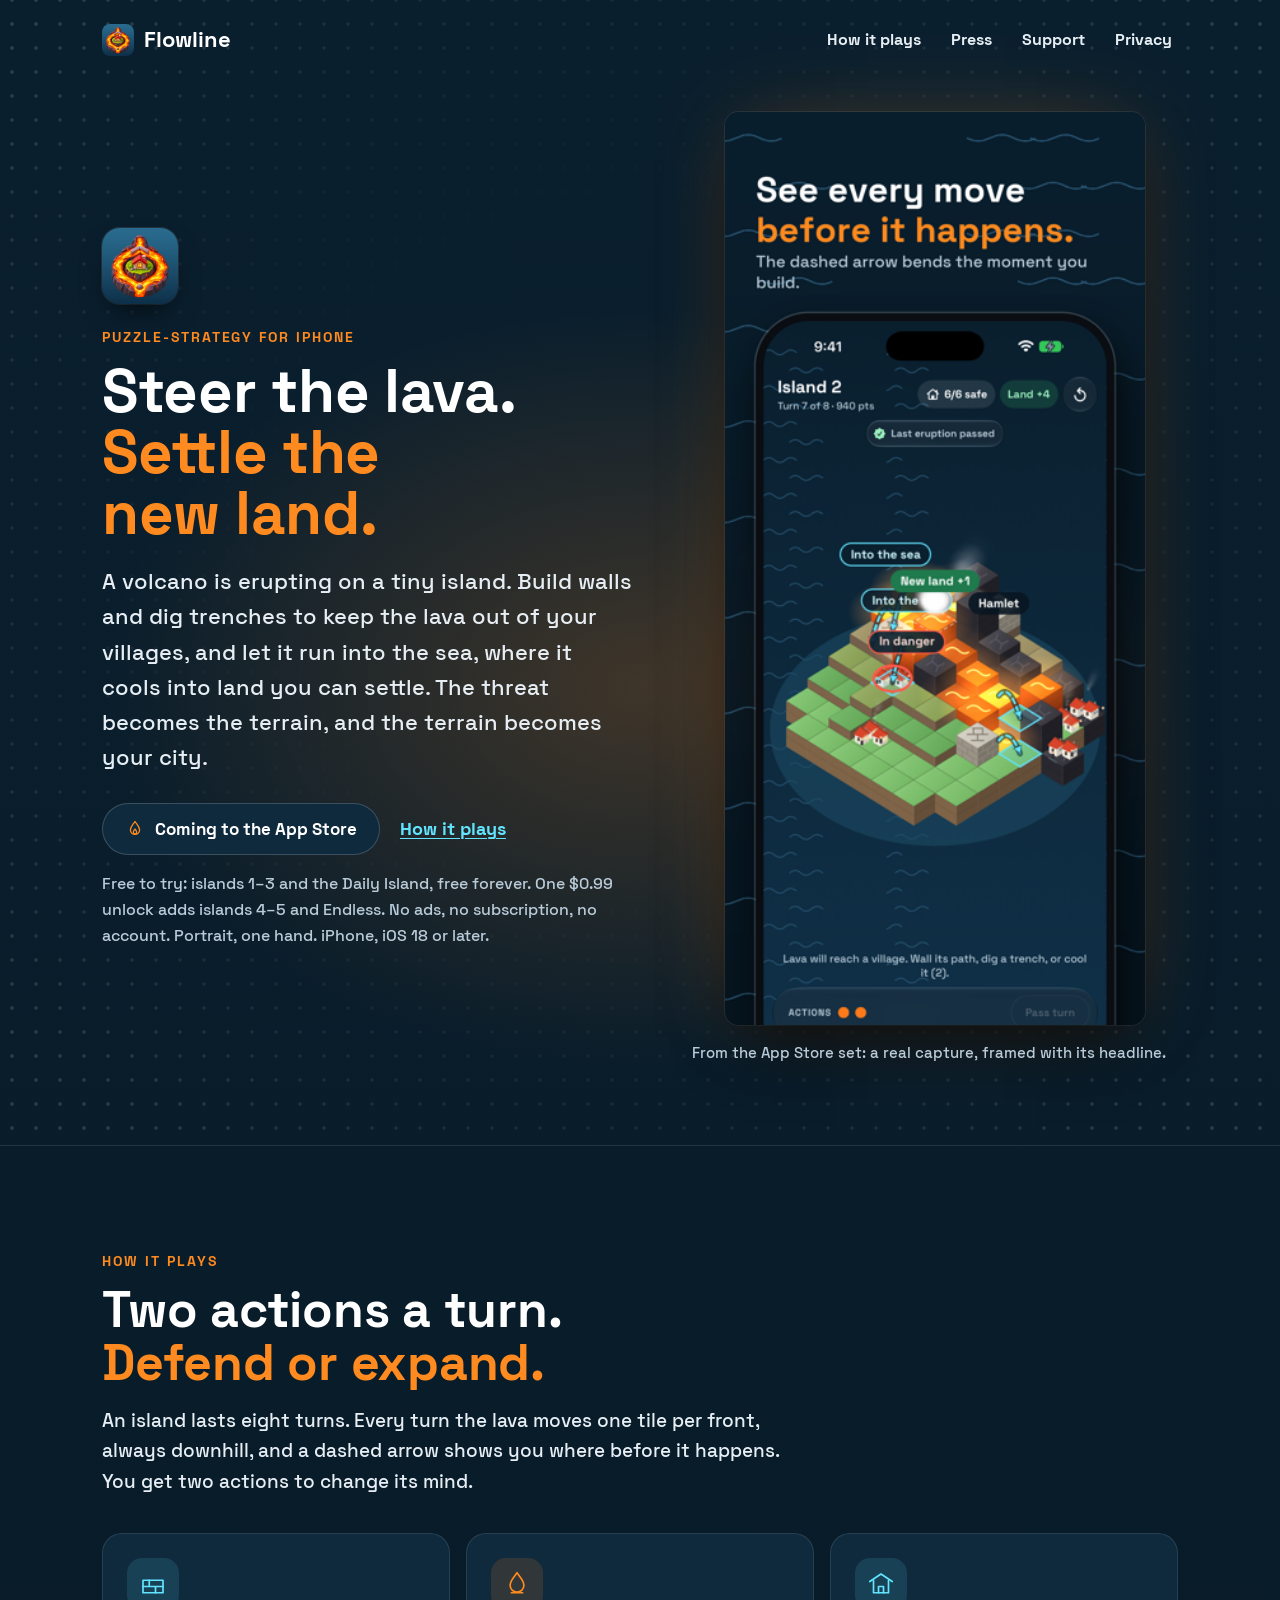
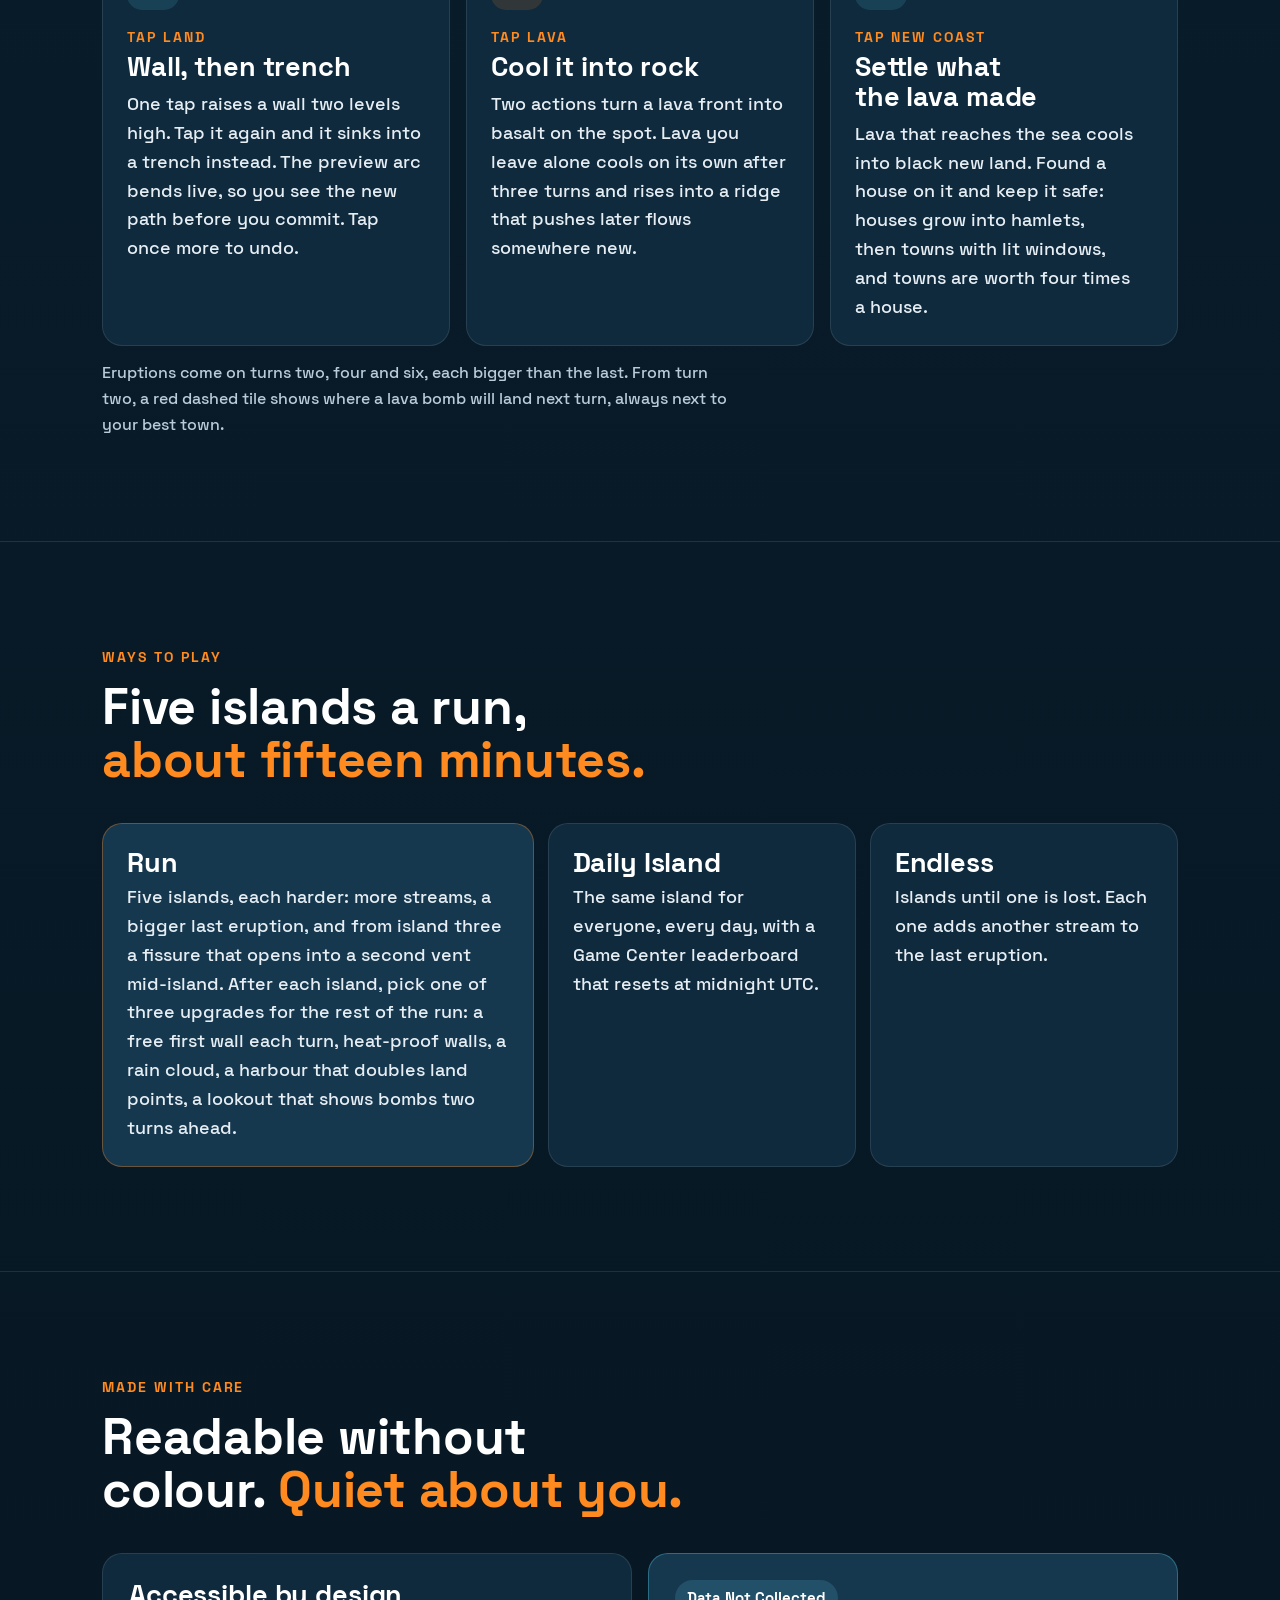
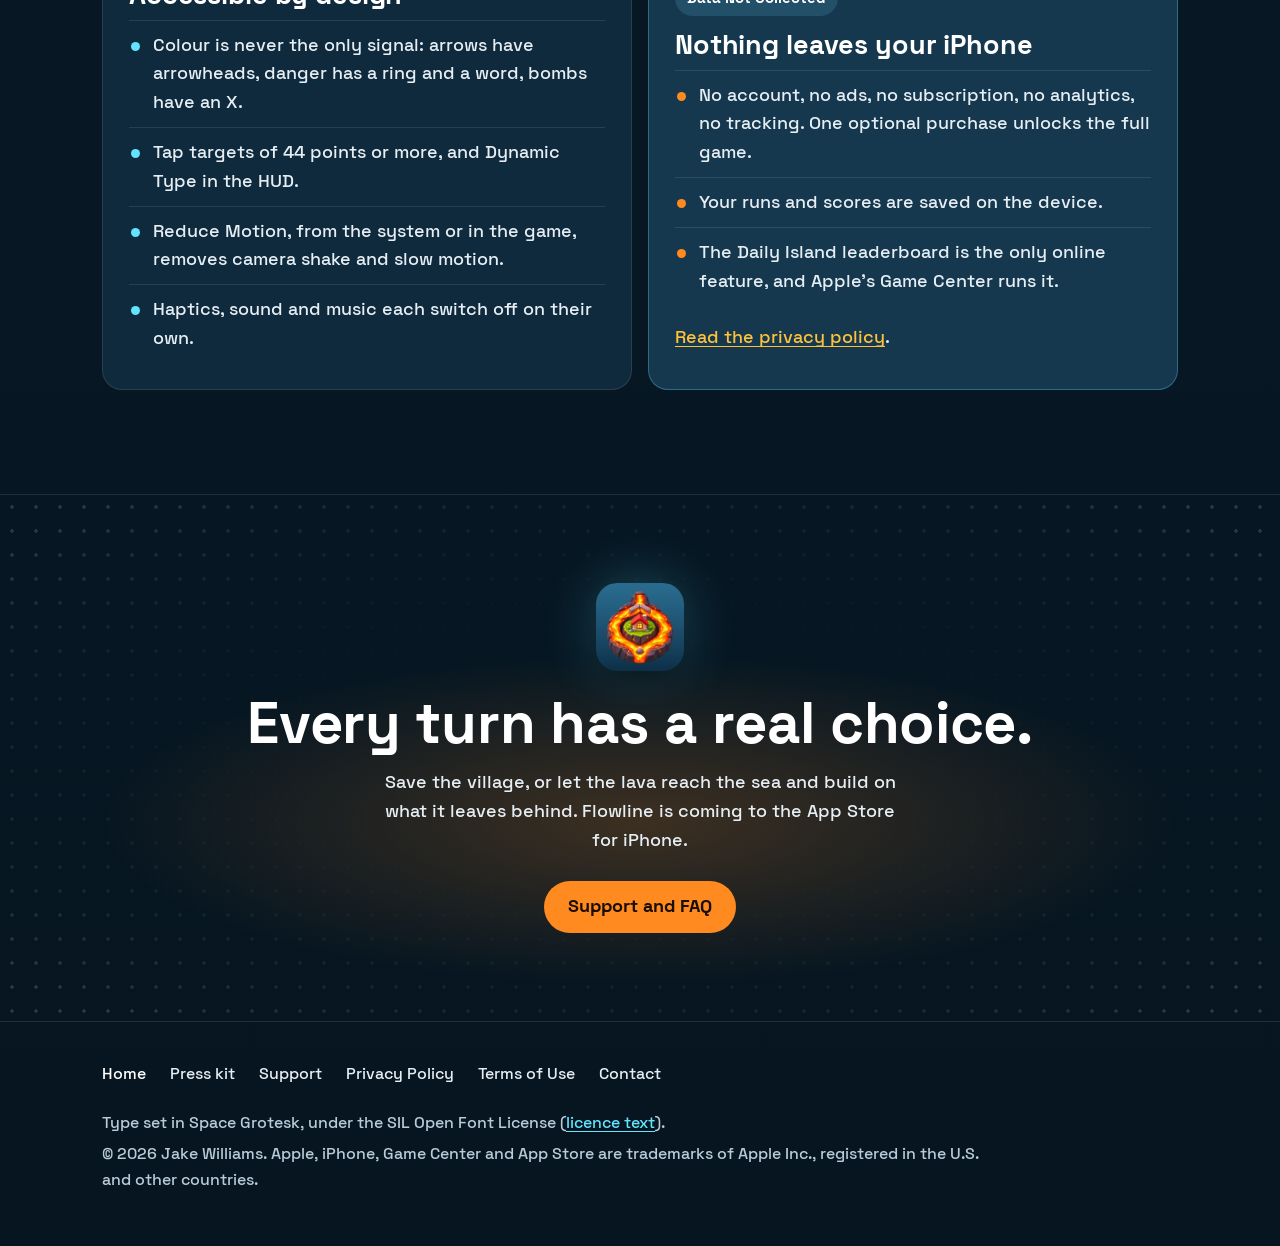
<file: index.html>
<!DOCTYPE html>
<html lang="en">
<head>
<meta charset="UTF-8">
<meta name="viewport" content="width=device-width, initial-scale=1">
<title>Flowline: Lava Island Puzzle for iPhone</title>
<meta name="description" content="Flowline is a premium puzzle-strategy game for iPhone. A volcano erupts on a tiny island: build walls, dig trenches and steer the lava away from your villages into the sea, where it cools into new land you can settle. Eight turns an island, five islands a run.">
<meta name="color-scheme" content="dark">
<meta name="theme-color" content="#0A1F2E">
<link rel="canonical" href="https://jakeintech.github.io/flowline-site/">
<link rel="icon" type="image/png" href="assets/img/favicon.png">
<link rel="apple-touch-icon" href="assets/img/apple-touch-icon.png">
<meta property="og:type" content="website">
<meta property="og:site_name" content="Flowline">
<meta property="og:title" content="Flowline: steer the lava, settle the new land">
<meta property="og:description" content="A premium puzzle-strategy game for iPhone. The threat becomes the terrain, and the terrain becomes your city.">
<meta property="og:url" content="https://jakeintech.github.io/flowline-site/">
<meta property="og:image" content="https://jakeintech.github.io/flowline-site/assets/img/og.png">
<meta property="og:image:width" content="1200">
<meta property="og:image:height" content="630">
<meta property="og:image:alt" content="Flowline. Steer the lava. Settle the new land. A puzzle-strategy game for iPhone.">
<meta name="twitter:card" content="summary_large_image">
<meta name="twitter:title" content="Flowline: steer the lava, settle the new land">
<meta name="twitter:description" content="A premium puzzle-strategy game for iPhone. The threat becomes the terrain, and the terrain becomes your city.">
<meta name="twitter:image" content="https://jakeintech.github.io/flowline-site/assets/img/og.png">
<link rel="preload" href="assets/fonts/SpaceGrotesk-Bold.ttf" as="font" type="font/ttf" crossorigin>
<link rel="preload" href="assets/fonts/SpaceGrotesk-Medium.ttf" as="font" type="font/ttf" crossorigin>
<link rel="stylesheet" href="assets/site.css">
<script type="application/ld+json">
{
  "@context": "https://schema.org",
  "@type": "VideoGame",
  "name": "Flowline: Lava Island Puzzle",
  "alternateName": "Flowline",
  "description": "A volcano is erupting on a tiny island. Steer the lava away from your villages and let it reach the sea, where it cools into new land you can settle. A premium puzzle-strategy game for iPhone: eight turns an island, five islands a run.",
  "genre": ["Puzzle", "Strategy"],
  "gamePlatform": ["iPhone"],
  "operatingSystem": "iOS 18 or later",
  "applicationCategory": "GameApplication",
  "playMode": ["SinglePlayer"],
  "url": "https://jakeintech.github.io/flowline-site/",
  "image": "https://jakeintech.github.io/flowline-site/assets/img/icon-512.png",
  "author": { "@type": "Person", "name": "Jake Williams" }
}
</script>
</head>
<body>
<a class="skip" href="#main">Skip to content</a>

<header class="wrap site-head">
  <a class="brand" href="./" aria-label="Flowline home">
    <img src="assets/img/icon-192.png" alt="" width="32" height="32">
    Flowline
  </a>
  <nav class="site-nav" aria-label="Site">
    <a href="#how">How it plays</a>
    <a href="press.html">Press</a>
    <a href="support.html">Support</a>
    <a href="privacy-policy.html">Privacy</a>
  </nav>
</header>

<main id="main">

<section class="hero stage" aria-labelledby="hero-title">
  <div class="wrap hero-grid">
    <div>
      <img class="hero-icon" src="assets/img/icon-192.png" width="76" height="76" alt="The Flowline app icon: a lava stream from a volcano split by a stone wall, flowing around a small grassy island with a lit red-roofed house, on a sea-blue ground.">
      <p class="tag">Puzzle-strategy for iPhone</p>
      <h1 id="hero-title"><span class="line">Steer the lava.</span> <span class="line">Settle the new land.</span></h1>
      <p class="lede">A volcano is erupting on a tiny island. Build walls and dig trenches to keep the lava out of your villages, and let it run into the sea, where it cools into land you can settle. The threat becomes the terrain, and the terrain becomes your city.</p>
      <div class="hero-cta">
        <span class="soon"><svg viewBox="0 0 48 48" fill="none" stroke="currentColor" stroke-width="3.2" stroke-linecap="round" stroke-linejoin="round" aria-hidden="true" focusable="false"><path d="M24 6c6 9 11 13 11 20a11 11 0 0 1-22 0c0-7 5-11 11-20Z"/><path d="M24 24c2 3 4 5 4 8a4 4 0 0 1-8 0c0-3 2-5 4-8Z"/></svg>Coming to the App Store</span>
        <a href="#how">How it plays</a>
      </div>
      <p class="fine">Free to try: islands 1–3 and the Daily Island, free forever. One $0.99 unlock adds islands 4–5 and Endless. No ads, no subscription, no account. Portrait, one hand. iPhone, iOS 18 or later.</p>
    </div>
    <figure class="art">
      <img src="assets/img/shot-island-1-717.png" srcset="assets/img/shot-island-1-717.png 717w, assets/img/shot-island-1-1434.png 1434w" sizes="(min-width: 1140px) 420px, (min-width: 960px) 40vw, 80vw" width="1170" height="2532" alt="App Store screenshot: See every move before it happens. The dashed arrow bends the moment you build. Below it, the island mid-eruption with In danger and Into the sea markers." style="max-width: 420px; margin: 0 auto;">
      <figcaption>From the App Store set: a real capture, framed with its headline.</figcaption>
    </figure>
  </div>
</section>

<section class="section" id="how" aria-labelledby="how-title">
  <div class="wrap">
    <p class="tag">How it plays</p>
    <h2 id="how-title">Two actions a turn. <span class="accent">Defend or expand.</span></h2>
    <p class="intro">An island lasts eight turns. Every turn the lava moves one tile per front, always downhill, and a dashed arrow shows you where before it happens. You get two actions to change its mind.</p>
    <ol class="steps">
      <li>
        <span class="ico"><svg viewBox="0 0 48 48" fill="none" stroke="currentColor" stroke-width="2.7" stroke-linecap="round" stroke-linejoin="round" aria-hidden="true" focusable="false"><path d="M8 18h32v20H8z"/><path d="M8 28h32M18 18v10M28 28v10"/></svg></span>
        <span class="n">Tap land</span>
        <h3>Wall, then trench</h3>
        <p>One tap raises a wall two levels high. Tap it again and it sinks into a trench instead. The preview arc bends live, so you see the new path before you commit. Tap once more to undo.</p>
      </li>
      <li>
        <span class="ico warm"><svg viewBox="0 0 48 48" fill="none" stroke="currentColor" stroke-width="2.7" stroke-linecap="round" stroke-linejoin="round" aria-hidden="true" focusable="false"><path d="M24 6c6 9 11 13 11 20a11 11 0 0 1-22 0c0-7 5-11 11-20Z"/><path d="M15 38h18"/></svg></span>
        <span class="n">Tap lava</span>
        <h3>Cool it into rock</h3>
        <p>Two actions turn a lava front into basalt on the spot. Lava you leave alone cools on its own after three turns and rises into a ridge that pushes later flows somewhere new.</p>
      </li>
      <li>
        <span class="ico"><svg viewBox="0 0 48 48" fill="none" stroke="currentColor" stroke-width="2.7" stroke-linecap="round" stroke-linejoin="round" aria-hidden="true" focusable="false"><path d="M6 20 24 8l18 12"/><path d="M12 18v20h24V18"/><path d="M20 38V28h8v10"/></svg></span>
        <span class="n">Tap new coast</span>
        <h3>Settle what the lava made</h3>
        <p>Lava that reaches the sea cools into black new land. Found a house on it and keep it safe: houses grow into hamlets, then towns with lit windows, and towns are worth four times a house.</p>
      </li>
    </ol>
    <p class="note">Eruptions come on turns two, four and six, each bigger than the last. From turn two, a red dashed tile shows where a lava bomb will land next turn, always next to your best town.</p>
  </div>
</section>

<section class="section" id="modes" aria-labelledby="modes-title">
  <div class="wrap">
    <p class="tag">Ways to play</p>
    <h2 id="modes-title">Five islands a run, <span class="accent">about fifteen minutes.</span></h2>
    <ul class="modes">
      <li class="lead">
        <h3>Run</h3>
        <p>Five islands, each harder: more streams, a bigger last eruption, and from island three a fissure that opens into a second vent mid-island. After each island, pick one of three upgrades for the rest of the run: a free first wall each turn, heat-proof walls, a rain cloud, a harbour that doubles land points, a lookout that shows bombs two turns ahead.</p>
      </li>
      <li>
        <h3>Daily Island</h3>
        <p>The same island for everyone, every day, with a Game Center leaderboard that resets at midnight UTC.</p>
      </li>
      <li>
        <h3>Endless</h3>
        <p>Islands until one is lost. Each one adds another stream to the last eruption.</p>
      </li>
    </ul>
  </div>
</section>

<section class="section" id="comfort" aria-labelledby="comfort-title">
  <div class="wrap">
    <p class="tag">Made with care</p>
    <h2 id="comfort-title">Readable without colour. <span class="accent">Quiet about you.</span></h2>
    <div class="split">
      <div class="panel">
        <h3>Accessible by design</h3>
        <ul>
          <li>Colour is never the only signal: arrows have arrowheads, danger has a ring and a word, bombs have an X.</li>
          <li>Tap targets of 44 points or more, and Dynamic Type in the HUD.</li>
          <li>Reduce Motion, from the system or in the game, removes camera shake and slow motion.</li>
          <li>Haptics, sound and music each switch off on their own.</li>
        </ul>
      </div>
      <div class="panel privacy">
        <span class="label">Data Not Collected</span>
        <h3>Nothing leaves your iPhone</h3>
        <ul>
          <li>No account, no ads, no subscription, no analytics, no tracking. One optional purchase unlocks the full game.</li>
          <li>Your runs and scores are saved on the device.</li>
          <li>The Daily Island leaderboard is the only online feature, and Apple's Game Center runs it.</li>
        </ul>
        <p><a href="privacy-policy.html">Read the privacy policy</a>.</p>
      </div>
    </div>
  </div>
</section>

<section class="closing stage" aria-labelledby="closing-title">
  <div class="wrap">
    <img src="assets/img/icon-192.png" width="88" height="88" alt="">
    <h2 id="closing-title">Every turn has a real choice.</h2>
    <p>Save the village, or let the lava reach the sea and build on what it leaves behind. Flowline is coming to the App Store for iPhone.</p>
    <div class="hero-cta">
      <a class="btn" href="support.html">Support and FAQ</a>
    </div>
  </div>
</section>

</main>

<footer class="site-foot">
  <div class="wrap">
    <nav aria-label="Footer">
      <a href="./" aria-current="page">Home</a>
      <a href="press.html">Press kit</a>
      <a href="support.html">Support</a>
      <a href="privacy-policy.html">Privacy Policy</a>
      <a href="terms-of-service.html">Terms of Use</a>
      <a href="mailto:info@jakeawilliams.com">Contact</a>
    </nav>
    <p>Type set in Space Grotesk, under the SIL Open Font License (<a href="assets/fonts/OFL-SpaceGrotesk.txt">licence text</a>).</p>
    <p>&copy; 2026 Jake Williams. Apple, iPhone, Game Center and App Store are trademarks of Apple Inc., registered in the U.S. and other countries.</p>
  </div>
</footer>
</body>
</html>
</file>
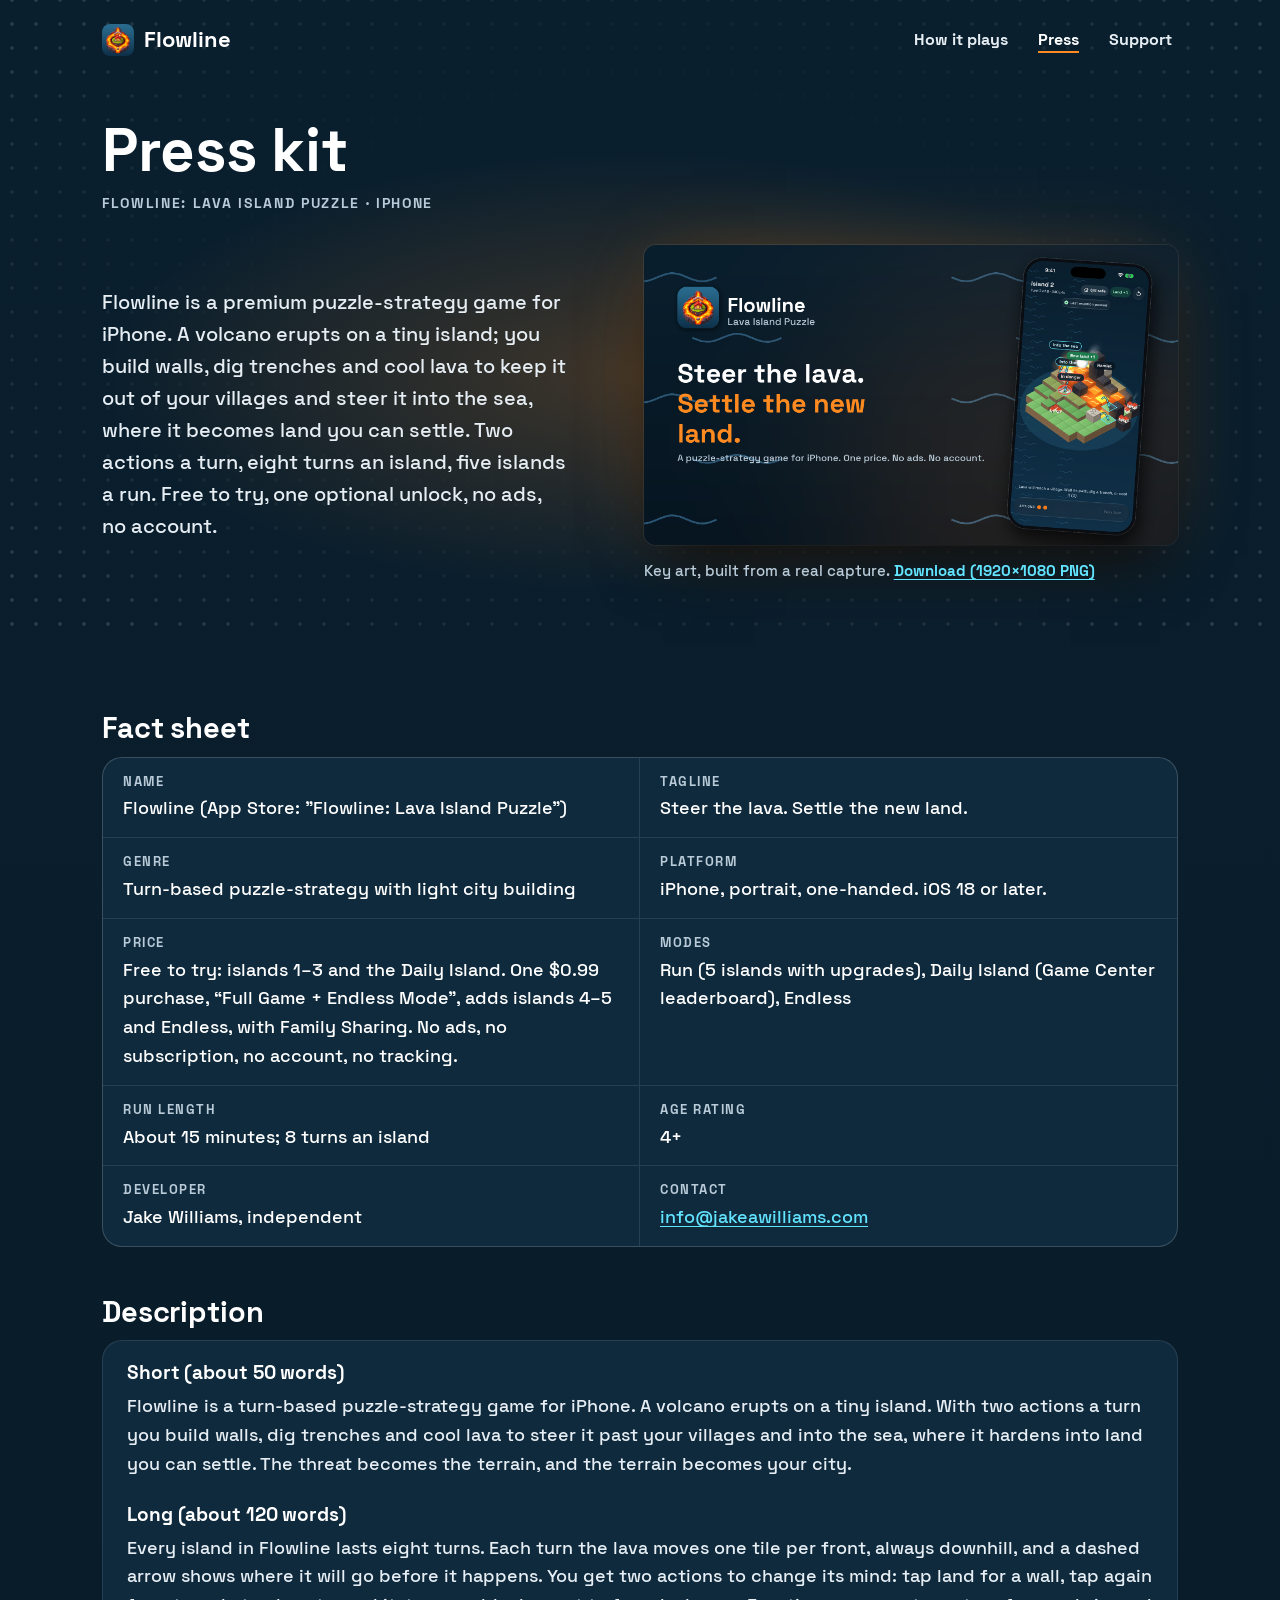
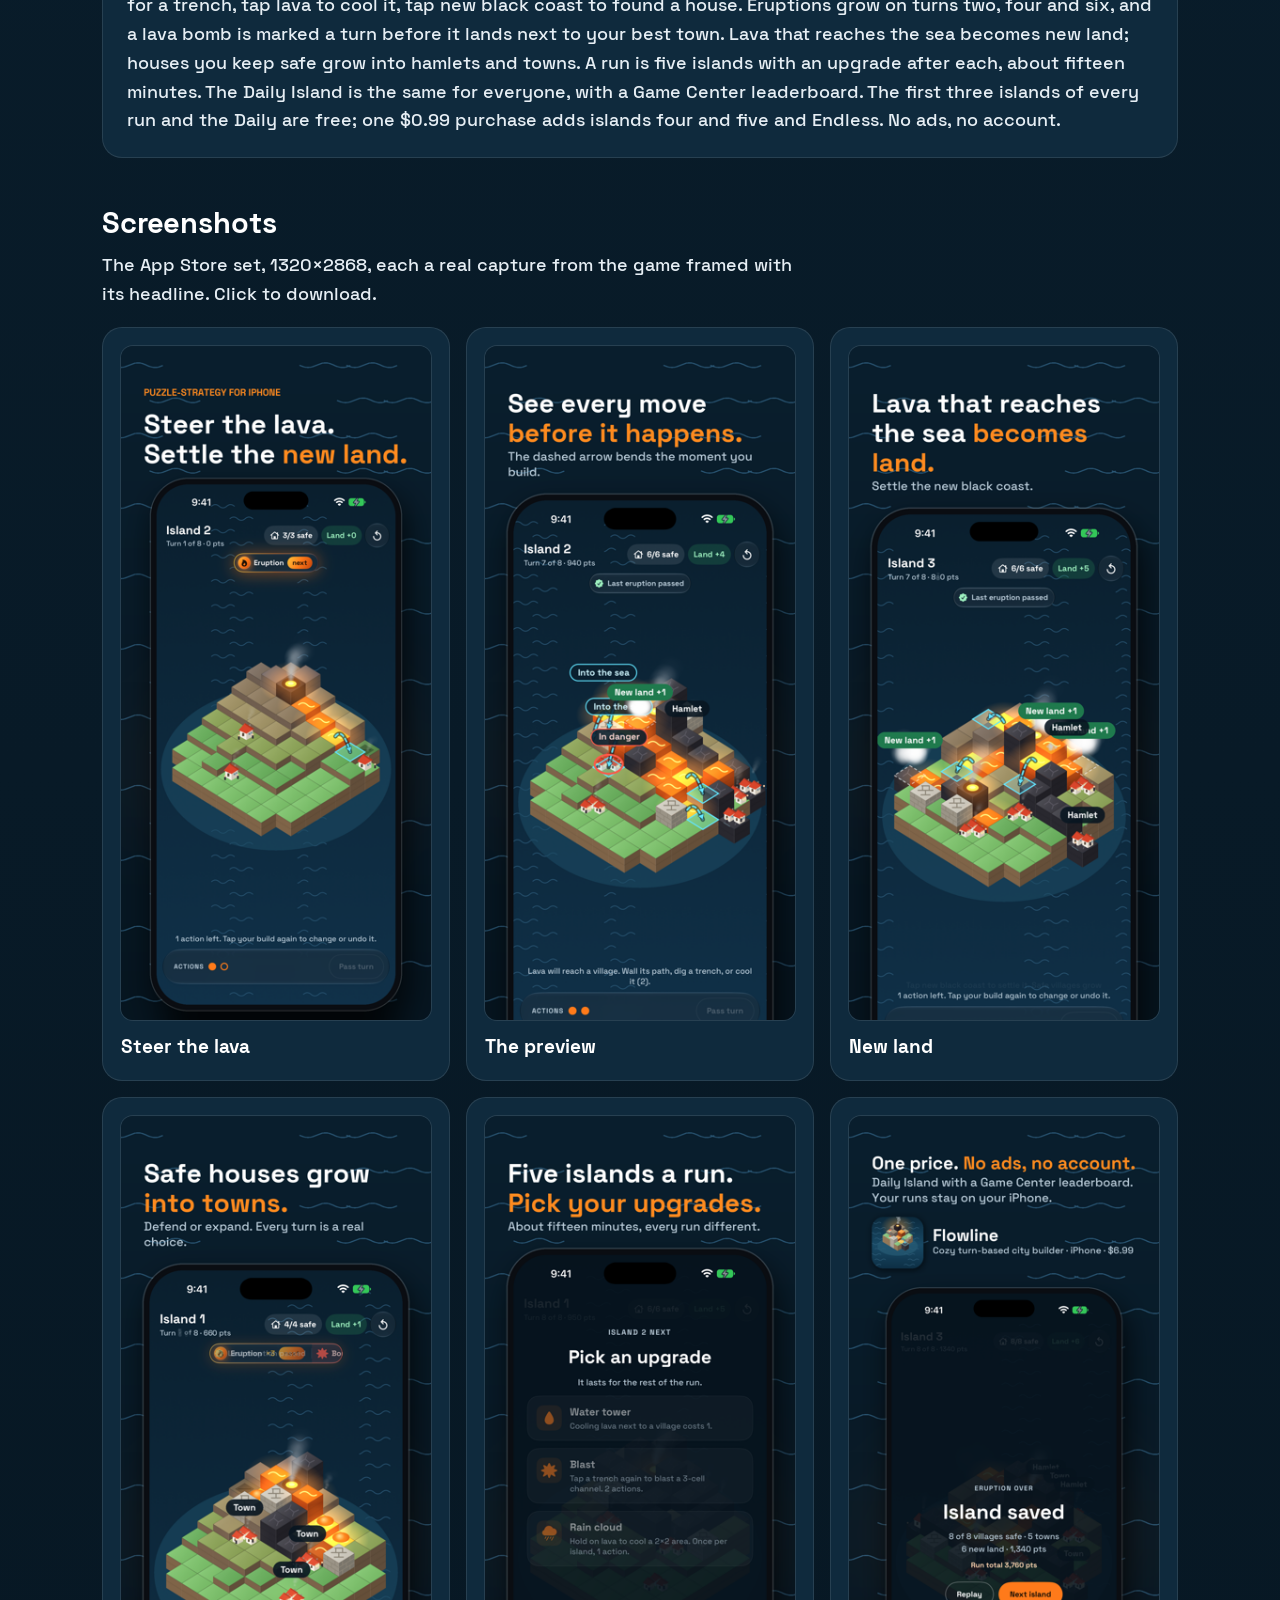
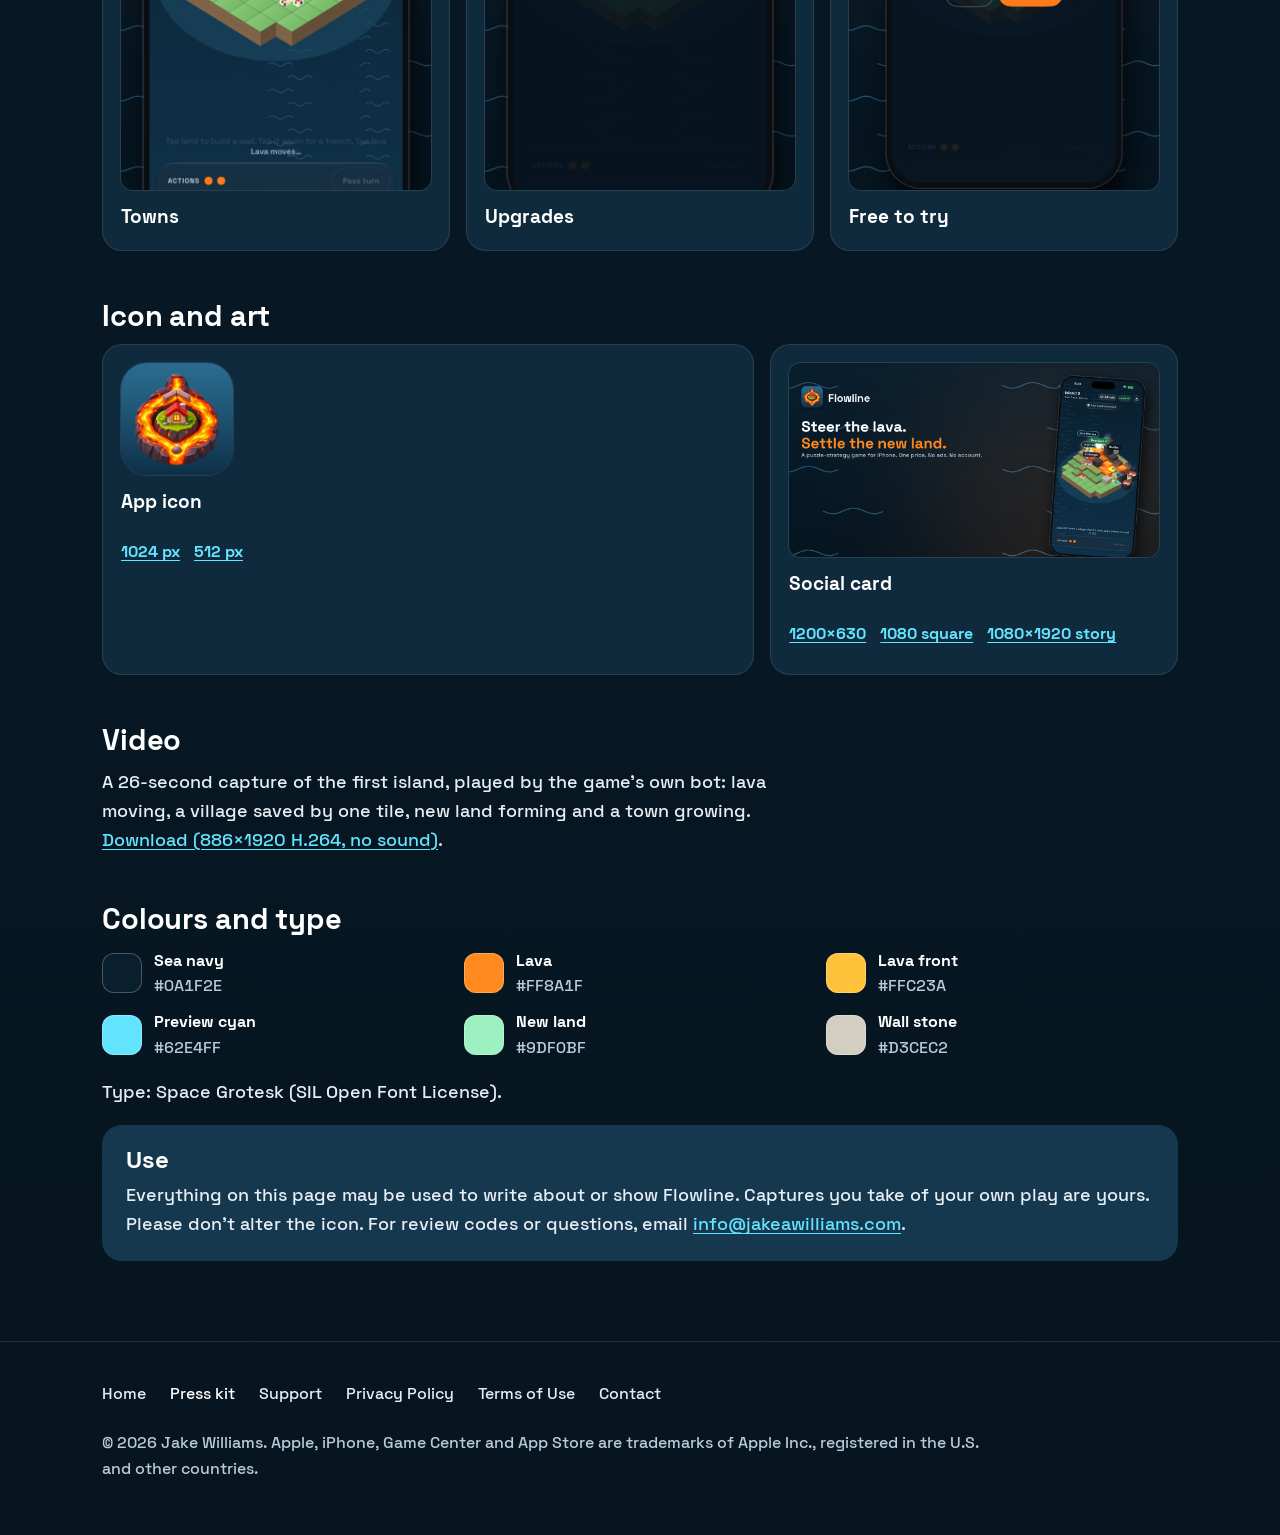
<file: press.html>
<!DOCTYPE html>
<html lang="en">
<head>
<meta charset="UTF-8">
<meta name="viewport" content="width=device-width, initial-scale=1">
<title>Flowline Press Kit</title>
<meta name="description" content="Press kit for Flowline: Lava Island Puzzle, a premium puzzle-strategy game for iPhone by Jake Williams. Fact sheet, description, icon, key art and screenshots.">
<meta name="color-scheme" content="dark">
<meta name="theme-color" content="#0A1F2E">
<link rel="canonical" href="https://jakeintech.github.io/flowline-site/press.html">
<link rel="icon" type="image/png" href="assets/img/favicon.png">
<link rel="apple-touch-icon" href="assets/img/apple-touch-icon.png">
<meta property="og:type" content="website">
<meta property="og:site_name" content="Flowline">
<meta property="og:title" content="Flowline Press Kit">
<meta property="og:description" content="Fact sheet, description, icon, key art and screenshots for Flowline: Lava Island Puzzle.">
<meta property="og:url" content="https://jakeintech.github.io/flowline-site/press.html">
<meta property="og:image" content="https://jakeintech.github.io/flowline-site/assets/img/og.png">
<meta name="twitter:card" content="summary_large_image">
<link rel="preload" href="assets/fonts/SpaceGrotesk-Bold.ttf" as="font" type="font/ttf" crossorigin>
<link rel="preload" href="assets/fonts/SpaceGrotesk-Medium.ttf" as="font" type="font/ttf" crossorigin>
<link rel="stylesheet" href="assets/site.css">
</head>
<body>
<a class="skip" href="#main">Skip to content</a>
<header class="wrap site-head">
  <a class="brand" href="./" aria-label="Flowline home">
    <img src="assets/img/icon-192.png" alt="" width="32" height="32">
    Flowline
  </a>
  <nav class="site-nav" aria-label="Site">
    <a href="./#how">How it plays</a>
    <a href="press.html" aria-current="page">Press</a>
    <a href="support.html">Support</a>
  </nav>
</header>
<main id="main">
<section class="press-top stage">
  <div class="doc wide">
    <h1>Press kit</h1>
    <p class="updated">Flowline: Lava Island Puzzle · iPhone</p>
    <div class="press-intro">
      <div>
        <p class="lede">Flowline is a premium puzzle-strategy game for iPhone. A volcano erupts on a tiny island; you build walls, dig trenches and cool lava to keep it out of your villages and steer it into the sea, where it becomes land you can settle. Two actions a turn, eight turns an island, five islands a run. Free to try, one optional unlock, no ads, no account.</p>
      </div>
      <figure class="key-art">
        <img src="assets/press/flowline-key-art-1920x1080.png" width="1920" height="1080" alt="Flowline key art: the words Steer the lava, Settle the new land beside an iPhone showing the island mid-eruption with a dashed arrow marking where the lava goes next.">
        <figcaption>Key art, built from a real capture. <a href="assets/press/flowline-key-art-1920x1080.png" download>Download (1920×1080 PNG)</a></figcaption>
      </figure>
    </div>
  </div>
</section>

<div class="doc wide">
<h2>Fact sheet</h2>
<dl class="facts">
  <div><dt>Name</dt><dd>Flowline (App Store: "Flowline: Lava Island Puzzle")</dd></div>
  <div><dt>Tagline</dt><dd>Steer the lava. Settle the new land.</dd></div>
  <div><dt>Genre</dt><dd>Turn-based puzzle-strategy with light city building</dd></div>
  <div><dt>Platform</dt><dd>iPhone, portrait, one-handed. iOS 18 or later.</dd></div>
  <div><dt>Price</dt><dd>Free to try: islands 1–3 and the Daily Island. One $0.99 purchase, “Full Game + Endless Mode”, adds islands 4–5 and Endless, with Family Sharing. No ads, no subscription, no account, no tracking.</dd></div>
  <div><dt>Modes</dt><dd>Run (5 islands with upgrades), Daily Island (Game Center leaderboard), Endless</dd></div>
  <div><dt>Run length</dt><dd>About 15 minutes; 8 turns an island</dd></div>
  <div><dt>Age rating</dt><dd>4+</dd></div>
  <div><dt>Developer</dt><dd>Jake Williams, independent</dd></div>
  <div><dt>Contact</dt><dd><a href="mailto:info@jakeawilliams.com">info@jakeawilliams.com</a></dd></div>
</dl>

<h2>Description</h2>
<div class="copy">
<h3>Short (about 50 words)</h3>
<p>Flowline is a turn-based puzzle-strategy game for iPhone. A volcano erupts on a tiny island. With two actions a turn you build walls, dig trenches and cool lava to steer it past your villages and into the sea, where it hardens into land you can settle. The threat becomes the terrain, and the terrain becomes your city.</p>
<h3>Long (about 120 words)</h3>
<p>Every island in Flowline lasts eight turns. Each turn the lava moves one tile per front, always downhill, and a dashed arrow shows where it will go before it happens. You get two actions to change its mind: tap land for a wall, tap again for a trench, tap lava to cool it, tap new black coast to found a house. Eruptions grow on turns two, four and six, and a lava bomb is marked a turn before it lands next to your best town. Lava that reaches the sea becomes new land; houses you keep safe grow into hamlets and towns. A run is five islands with an upgrade after each, about fifteen minutes. The Daily Island is the same for everyone, with a Game Center leaderboard. The first three islands of every run and the Daily are free; one $0.99 purchase adds islands four and five and Endless. No ads, no account.</p>
</div>

<h2>Screenshots</h2>
<p class="measure">The App Store set, 1320×2868, each a real capture from the game framed with its headline. Click to download.</p>
<ul class="downloads">
  <li><a href="assets/press/screenshots/01-poster.png"><img src="assets/press/screenshots/01-poster-thumb.png" width="330" height="717" alt="Steer the lava. Settle the new land."></a><b>Steer the lava</b></li>
  <li><a href="assets/press/screenshots/02-preview.png"><img src="assets/press/screenshots/02-preview-thumb.png" width="330" height="717" alt="See every move before it happens."></a><b>The preview</b></li>
  <li><a href="assets/press/screenshots/03-land.png"><img src="assets/press/screenshots/03-land-thumb.png" width="330" height="717" alt="Lava that reaches the sea becomes land."></a><b>New land</b></li>
  <li><a href="assets/press/screenshots/04-towns.png"><img src="assets/press/screenshots/04-towns-thumb.png" width="330" height="717" alt="Safe houses grow into towns."></a><b>Towns</b></li>
  <li><a href="assets/press/screenshots/05-upgrades.png"><img src="assets/press/screenshots/05-upgrades-thumb.png" width="330" height="717" alt="Five islands a run. Pick your upgrades."></a><b>Upgrades</b></li>
  <li><a href="assets/press/screenshots/06-closing.png"><img src="assets/press/screenshots/06-closing-thumb.png" width="330" height="717" alt="Free to try. No ads, no account."></a><b>Free to try</b></li>
</ul>

<h2>Icon and art</h2>
<ul class="downloads art-list">
  <li><img class="icon" src="assets/press/flowline-icon-1024.png" width="112" height="112" alt="The Flowline app icon"><b>App icon</b><ul class="files"><li><a href="assets/press/flowline-icon-1024.png" download>1024 px</a></li><li><a href="assets/img/icon-512.png" download>512 px</a></li></ul></li>
  <li><img src="assets/press/flowline-social-1200x630.png" width="1200" height="630" alt="Link preview card: Flowline, Steer the lava, Settle the new land."><b>Social card</b><ul class="files"><li><a href="assets/press/flowline-social-1200x630.png" download>1200×630</a></li><li><a href="assets/press/flowline-square-1080.png" download>1080 square</a></li><li><a href="assets/press/flowline-story-1080x1920.png" download>1080×1920 story</a></li></ul></li>
</ul>

<h2>Video</h2>
<p class="measure">A 26-second capture of the first island, played by the game's own bot: lava moving, a village saved by one tile, new land forming and a town growing. <a href="assets/press/flowline-preview-886x1920.mp4" download>Download (886×1920 H.264, no sound)</a>.</p>

<h2>Colours and type</h2>
<ul class="swatches">
  <li><i style="background:#0A1F2E"></i><span><b>Sea navy</b>#0A1F2E</span></li>
  <li><i style="background:#FF8A1F"></i><span><b>Lava</b>#FF8A1F</span></li>
  <li><i style="background:#FFC23A"></i><span><b>Lava front</b>#FFC23A</span></li>
  <li><i style="background:#62E4FF"></i><span><b>Preview cyan</b>#62E4FF</span></li>
  <li><i style="background:#9DF0BF"></i><span><b>New land</b>#9DF0BF</span></li>
  <li><i style="background:#D3CEC2"></i><span><b>Wall stone</b>#D3CEC2</span></li>
</ul>
<p class="measure">Type: Space Grotesk (SIL Open Font License).</p>

<div class="callout">
  <h3>Use</h3>
  <p>Everything on this page may be used to write about or show Flowline. Captures you take of your own play are yours. Please don't alter the icon. For review codes or questions, email <a href="mailto:info@jakeawilliams.com">info@jakeawilliams.com</a>.</p>
</div>
</div>
</main>
<footer class="site-foot">
  <div class="wrap">
    <nav aria-label="Footer">
      <a href="./">Home</a>
      <a href="press.html" aria-current="page">Press kit</a>
      <a href="support.html">Support</a>
      <a href="privacy-policy.html">Privacy Policy</a>
      <a href="terms-of-service.html">Terms of Use</a>
      <a href="mailto:info@jakeawilliams.com">Contact</a>
    </nav>
    <p>&copy; 2026 Jake Williams. Apple, iPhone, Game Center and App Store are trademarks of Apple Inc., registered in the U.S. and other countries.</p>
  </div>
</footer>
</body>
</html>
</file>
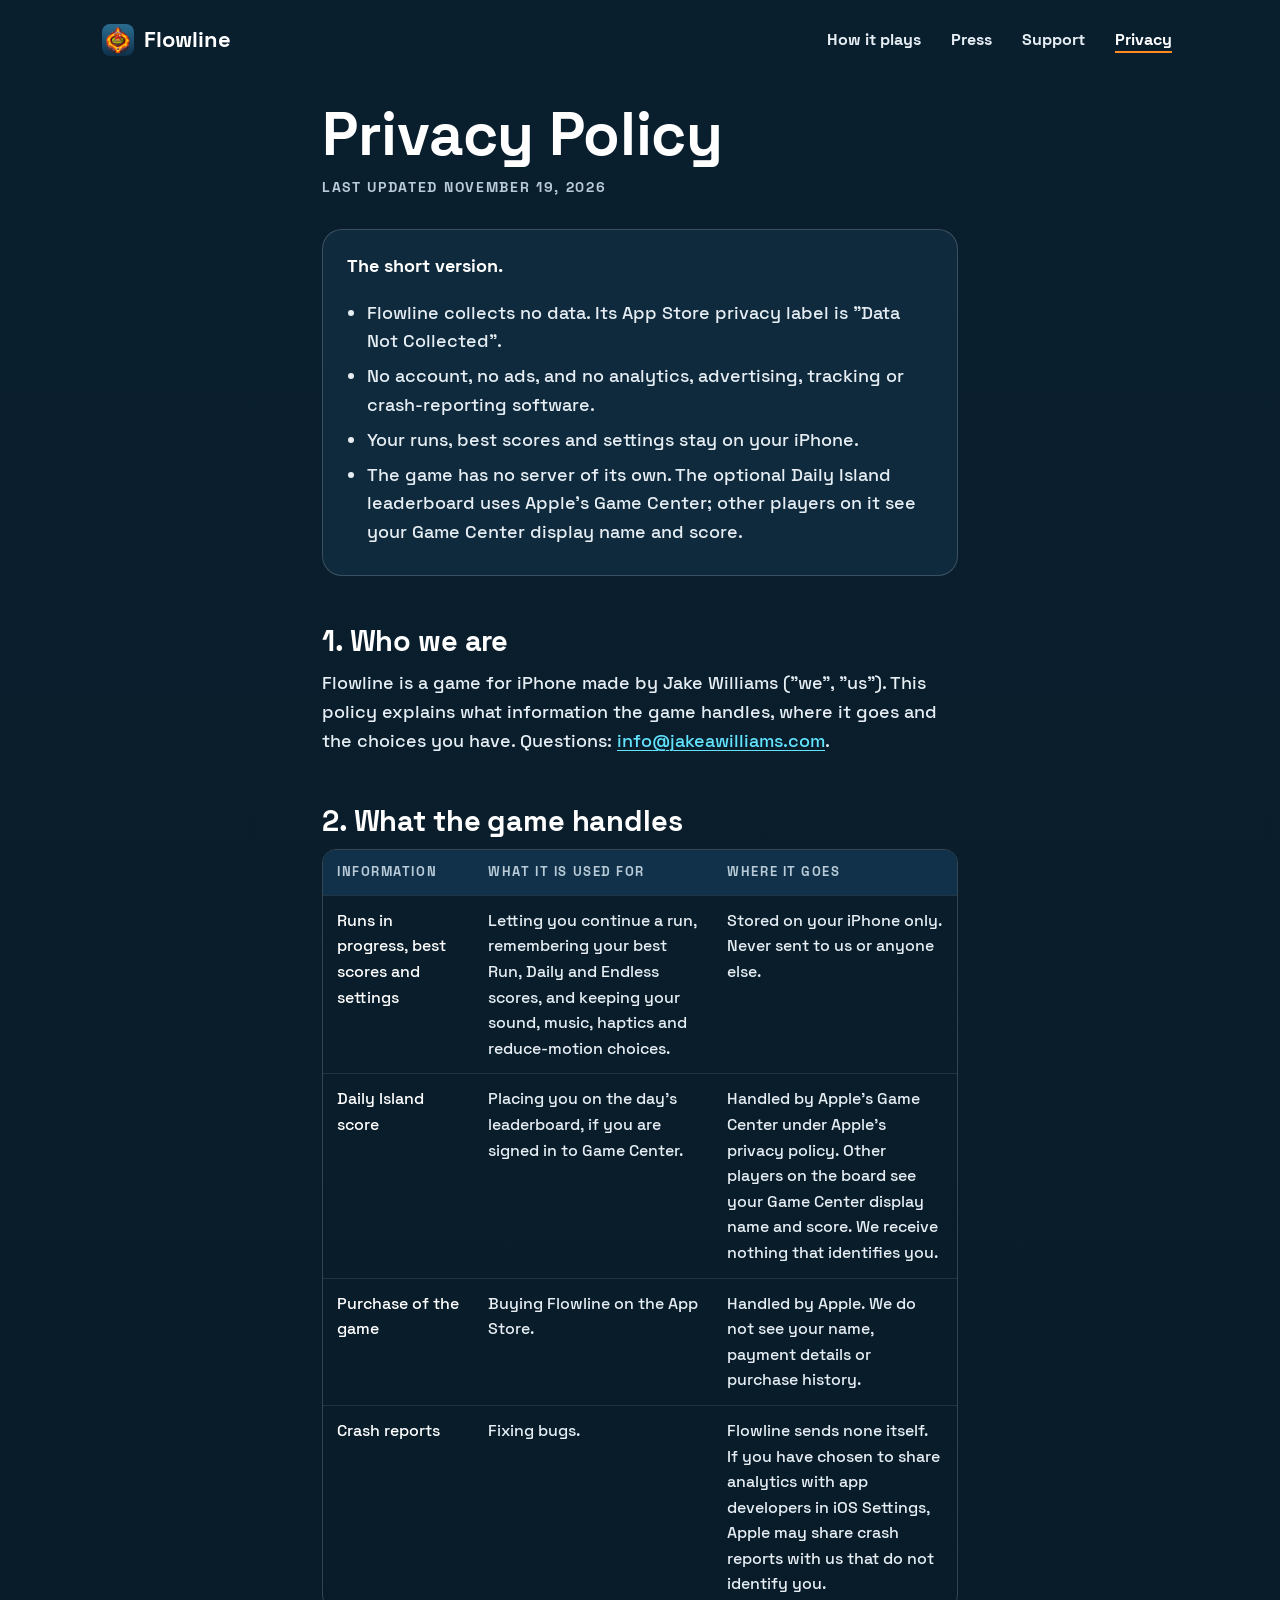
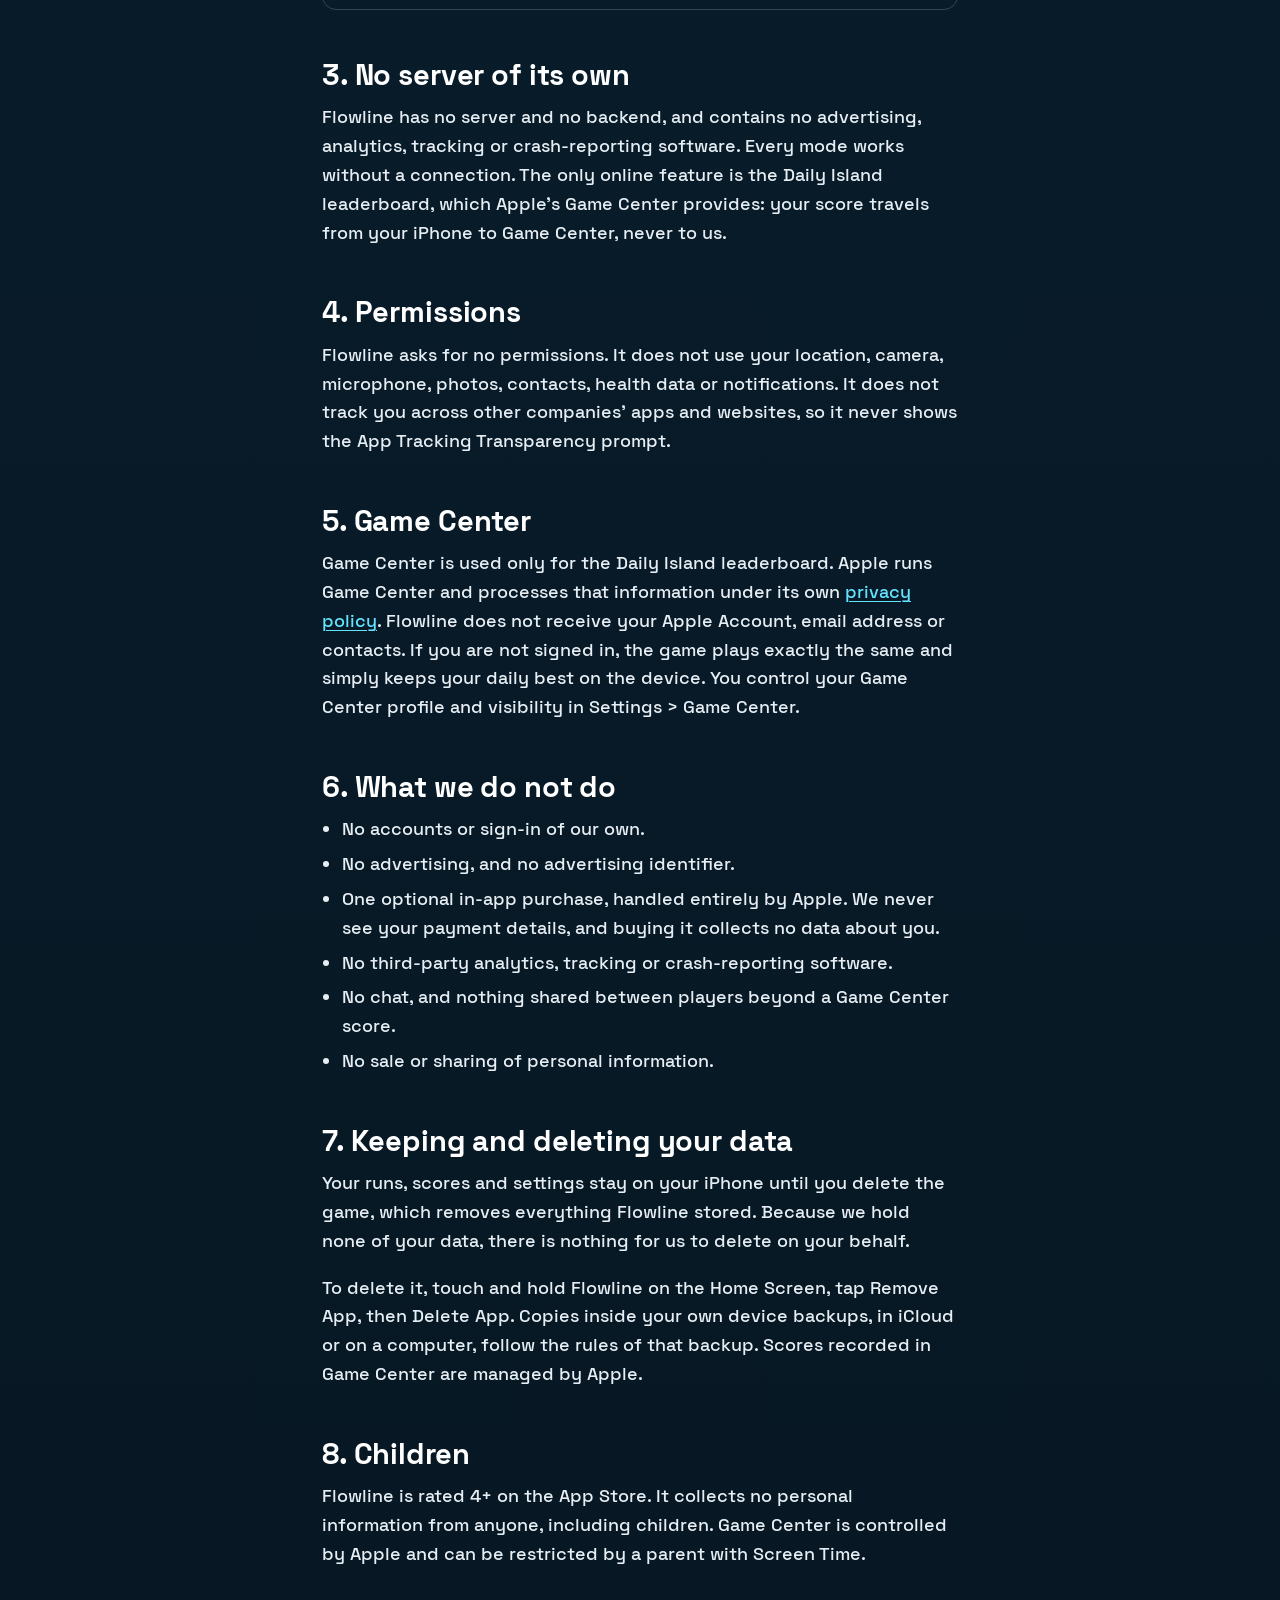
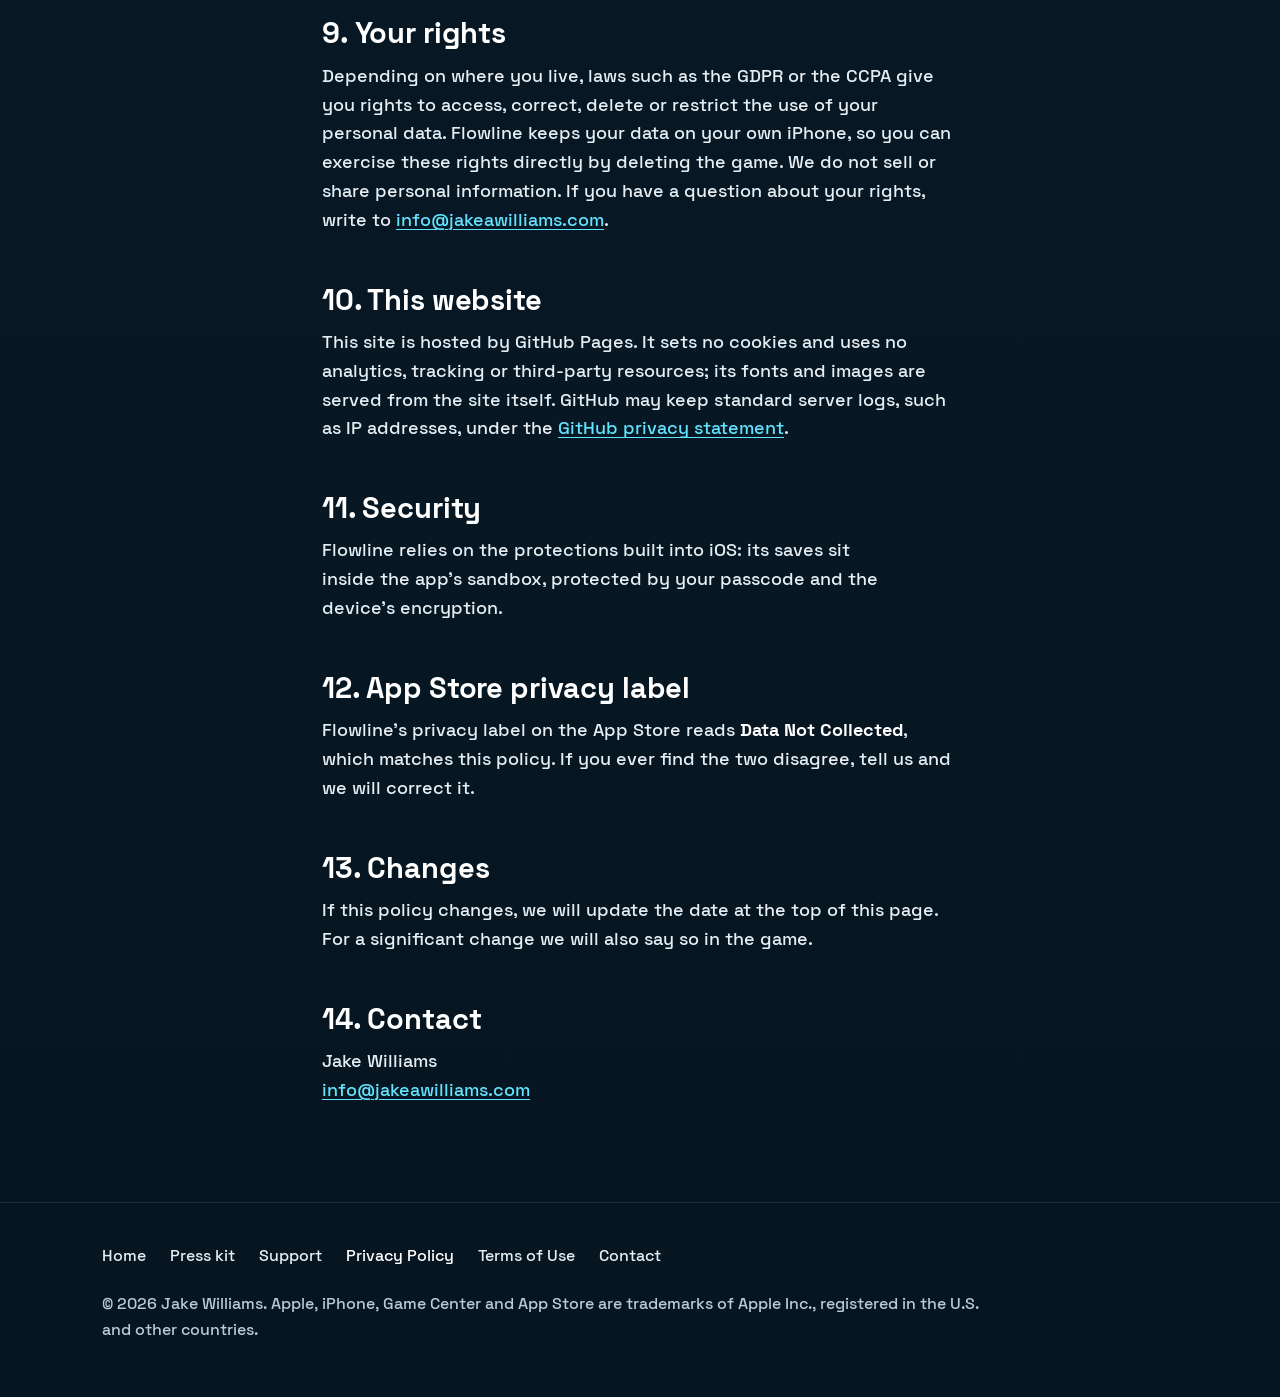
<file: privacy-policy.html>
<!DOCTYPE html>
<html lang="en">
<head>
<meta charset="UTF-8">
<meta name="viewport" content="width=device-width, initial-scale=1">
<title>Flowline Privacy Policy</title>
<meta name="description" content="Flowline collects no data. No account, no ads, no analytics and no tracking. Your runs stay on your iPhone; the Daily Island leaderboard runs through Apple's Game Center.">
<meta name="color-scheme" content="dark">
<meta name="theme-color" content="#0A1F2E">
<link rel="canonical" href="https://jakeintech.github.io/flowline-site/privacy-policy.html">
<link rel="icon" type="image/png" href="assets/img/favicon.png">
<link rel="apple-touch-icon" href="assets/img/apple-touch-icon.png">
<meta property="og:type" content="website">
<meta property="og:site_name" content="Flowline">
<meta property="og:title" content="Flowline Privacy Policy">
<meta property="og:description" content="Flowline collects no data. No account, no ads, no analytics and no tracking. Your runs stay on your iPhone.">
<meta property="og:url" content="https://jakeintech.github.io/flowline-site/privacy-policy.html">
<meta property="og:image" content="https://jakeintech.github.io/flowline-site/assets/img/og.png">
<meta property="og:image:width" content="1200">
<meta property="og:image:height" content="630">
<meta property="og:image:alt" content="Flowline. Steer the lava. Settle the new land. A puzzle-strategy game for iPhone.">
<meta name="twitter:card" content="summary_large_image">
<meta name="twitter:title" content="Flowline Privacy Policy">
<meta name="twitter:description" content="Flowline collects no data. Your runs stay on your iPhone.">
<meta name="twitter:image" content="https://jakeintech.github.io/flowline-site/assets/img/og.png">
<link rel="preload" href="assets/fonts/SpaceGrotesk-Bold.ttf" as="font" type="font/ttf" crossorigin>
<link rel="preload" href="assets/fonts/SpaceGrotesk-Medium.ttf" as="font" type="font/ttf" crossorigin>
<link rel="stylesheet" href="assets/site.css">
</head>
<body>
<a class="skip" href="#main">Skip to content</a>
<header class="wrap site-head">
  <a class="brand" href="./" aria-label="Flowline home">
    <img src="assets/img/icon-192.png" alt="" width="32" height="32">
    Flowline
  </a>
  <nav class="site-nav" aria-label="Site">
    <a href="./#how">How it plays</a>
    <a href="press.html">Press</a>
    <a href="support.html">Support</a>
    <a href="privacy-policy.html" aria-current="page">Privacy</a>
  </nav>
</header>
<main id="main" class="doc">
<h1>Privacy Policy</h1>
<p class="updated">Last updated November 19, 2026</p>

<div class="summary">
<p><strong>The short version.</strong></p>
<ul>
<li>Flowline collects no data. Its App Store privacy label is "Data Not Collected".</li>
<li>No account, no ads, and no analytics, advertising, tracking or crash-reporting software.</li>
<li>Your runs, best scores and settings stay on your iPhone.</li>
<li>The game has no server of its own. The optional Daily Island leaderboard uses Apple's Game Center; other players on it see your Game Center display name and score.</li>
</ul>
</div>

<h2>1. Who we are</h2>
<p>Flowline is a game for iPhone made by Jake Williams ("we", "us"). This policy explains what information the game handles, where it goes and the choices you have. Questions: <a href="mailto:info@jakeawilliams.com">info@jakeawilliams.com</a>.</p>

<h2>2. What the game handles</h2>
<div class="table-wrap"><table>
<thead><tr><th>Information</th><th>What it is used for</th><th>Where it goes</th></tr></thead>
<tbody>
<tr><td data-label="Information">Runs in progress, best scores and settings</td><td data-label="What it is used for">Letting you continue a run, remembering your best Run, Daily and Endless scores, and keeping your sound, music, haptics and reduce-motion choices.</td><td data-label="Where it goes">Stored on your iPhone only. Never sent to us or anyone else.</td></tr>
<tr><td data-label="Information">Daily Island score</td><td data-label="What it is used for">Placing you on the day's leaderboard, if you are signed in to Game Center.</td><td data-label="Where it goes">Handled by Apple's Game Center under Apple's privacy policy. Other players on the board see your Game Center display name and score. We receive nothing that identifies you.</td></tr>
<tr><td data-label="Information">Purchase of the game</td><td data-label="What it is used for">Buying Flowline on the App Store.</td><td data-label="Where it goes">Handled by Apple. We do not see your name, payment details or purchase history.</td></tr>
<tr><td data-label="Information">Crash reports</td><td data-label="What it is used for">Fixing bugs.</td><td data-label="Where it goes">Flowline sends none itself. If you have chosen to share analytics with app developers in iOS Settings, Apple may share crash reports with us that do not identify you.</td></tr>
</tbody></table></div>

<h2>3. No server of its own</h2>
<p>Flowline has no server and no backend, and contains no advertising, analytics, tracking or crash-reporting software. Every mode works without a connection. The only online feature is the Daily Island leaderboard, which Apple's Game Center provides: your score travels from your iPhone to Game Center, never to us.</p>

<h2>4. Permissions</h2>
<p>Flowline asks for no permissions. It does not use your location, camera, microphone, photos, contacts, health data or notifications. It does not track you across other companies' apps and websites, so it never shows the App Tracking Transparency prompt.</p>

<h2>5. Game Center</h2>
<p>Game Center is used only for the Daily Island leaderboard. Apple runs Game Center and processes that information under its own <a href="https://www.apple.com/legal/privacy/">privacy policy</a>. Flowline does not receive your Apple Account, email address or contacts. If you are not signed in, the game plays exactly the same and simply keeps your daily best on the device. You control your Game Center profile and visibility in Settings &gt; Game Center.</p>

<h2>6. What we do not do</h2>
<ul>
<li>No accounts or sign-in of our own.</li>
<li>No advertising, and no advertising identifier.</li>
<li>One optional in-app purchase, handled entirely by Apple. We never see your payment details, and buying it collects no data about you.</li>
<li>No third-party analytics, tracking or crash-reporting software.</li>
<li>No chat, and nothing shared between players beyond a Game Center score.</li>
<li>No sale or sharing of personal information.</li>
</ul>

<h2 id="delete">7. Keeping and deleting your data</h2>
<p>Your runs, scores and settings stay on your iPhone until you delete the game, which removes everything Flowline stored. Because we hold none of your data, there is nothing for us to delete on your behalf.</p>
<p>To delete it, touch and hold Flowline on the Home Screen, tap Remove App, then Delete App. Copies inside your own device backups, in iCloud or on a computer, follow the rules of that backup. Scores recorded in Game Center are managed by Apple.</p>

<h2>8. Children</h2>
<p>Flowline is rated 4+ on the App Store. It collects no personal information from anyone, including children. Game Center is controlled by Apple and can be restricted by a parent with Screen Time.</p>

<h2>9. Your rights</h2>
<p>Depending on where you live, laws such as the GDPR or the CCPA give you rights to access, correct, delete or restrict the use of your personal data. Flowline keeps your data on your own iPhone, so you can exercise these rights directly by deleting the game. We do not sell or share personal information. If you have a question about your rights, write to <a href="mailto:info@jakeawilliams.com">info@jakeawilliams.com</a>.</p>

<h2>10. This website</h2>
<p>This site is hosted by GitHub Pages. It sets no cookies and uses no analytics, tracking or third-party resources; its fonts and images are served from the site itself. GitHub may keep standard server logs, such as IP addresses, under the <a href="https://docs.github.com/en/site-policy/privacy-policies/github-general-privacy-statement">GitHub privacy statement</a>.</p>

<h2>11. Security</h2>
<p>Flowline relies on the protections built into iOS: its saves sit inside the app's sandbox, protected by your passcode and the device's encryption.</p>

<h2>12. App Store privacy label</h2>
<p>Flowline's privacy label on the App Store reads <strong>Data Not Collected</strong>, which matches this policy. If you ever find the two disagree, tell us and we will correct it.</p>

<h2>13. Changes</h2>
<p>If this policy changes, we will update the date at the top of this page. For a significant change we will also say so in the game.</p>

<h2>14. Contact</h2>
<p>Jake Williams<br><a href="mailto:info@jakeawilliams.com">info@jakeawilliams.com</a></p>
</main>
<footer class="site-foot">
  <div class="wrap">
    <nav aria-label="Footer">
      <a href="./">Home</a>
      <a href="press.html">Press kit</a>
      <a href="support.html">Support</a>
      <a href="privacy-policy.html" aria-current="page">Privacy Policy</a>
      <a href="terms-of-service.html">Terms of Use</a>
      <a href="mailto:info@jakeawilliams.com">Contact</a>
    </nav>
    <p>&copy; 2026 Jake Williams. Apple, iPhone, Game Center and App Store are trademarks of Apple Inc., registered in the U.S. and other countries.</p>
  </div>
</footer>
</body>
</html>
</file>
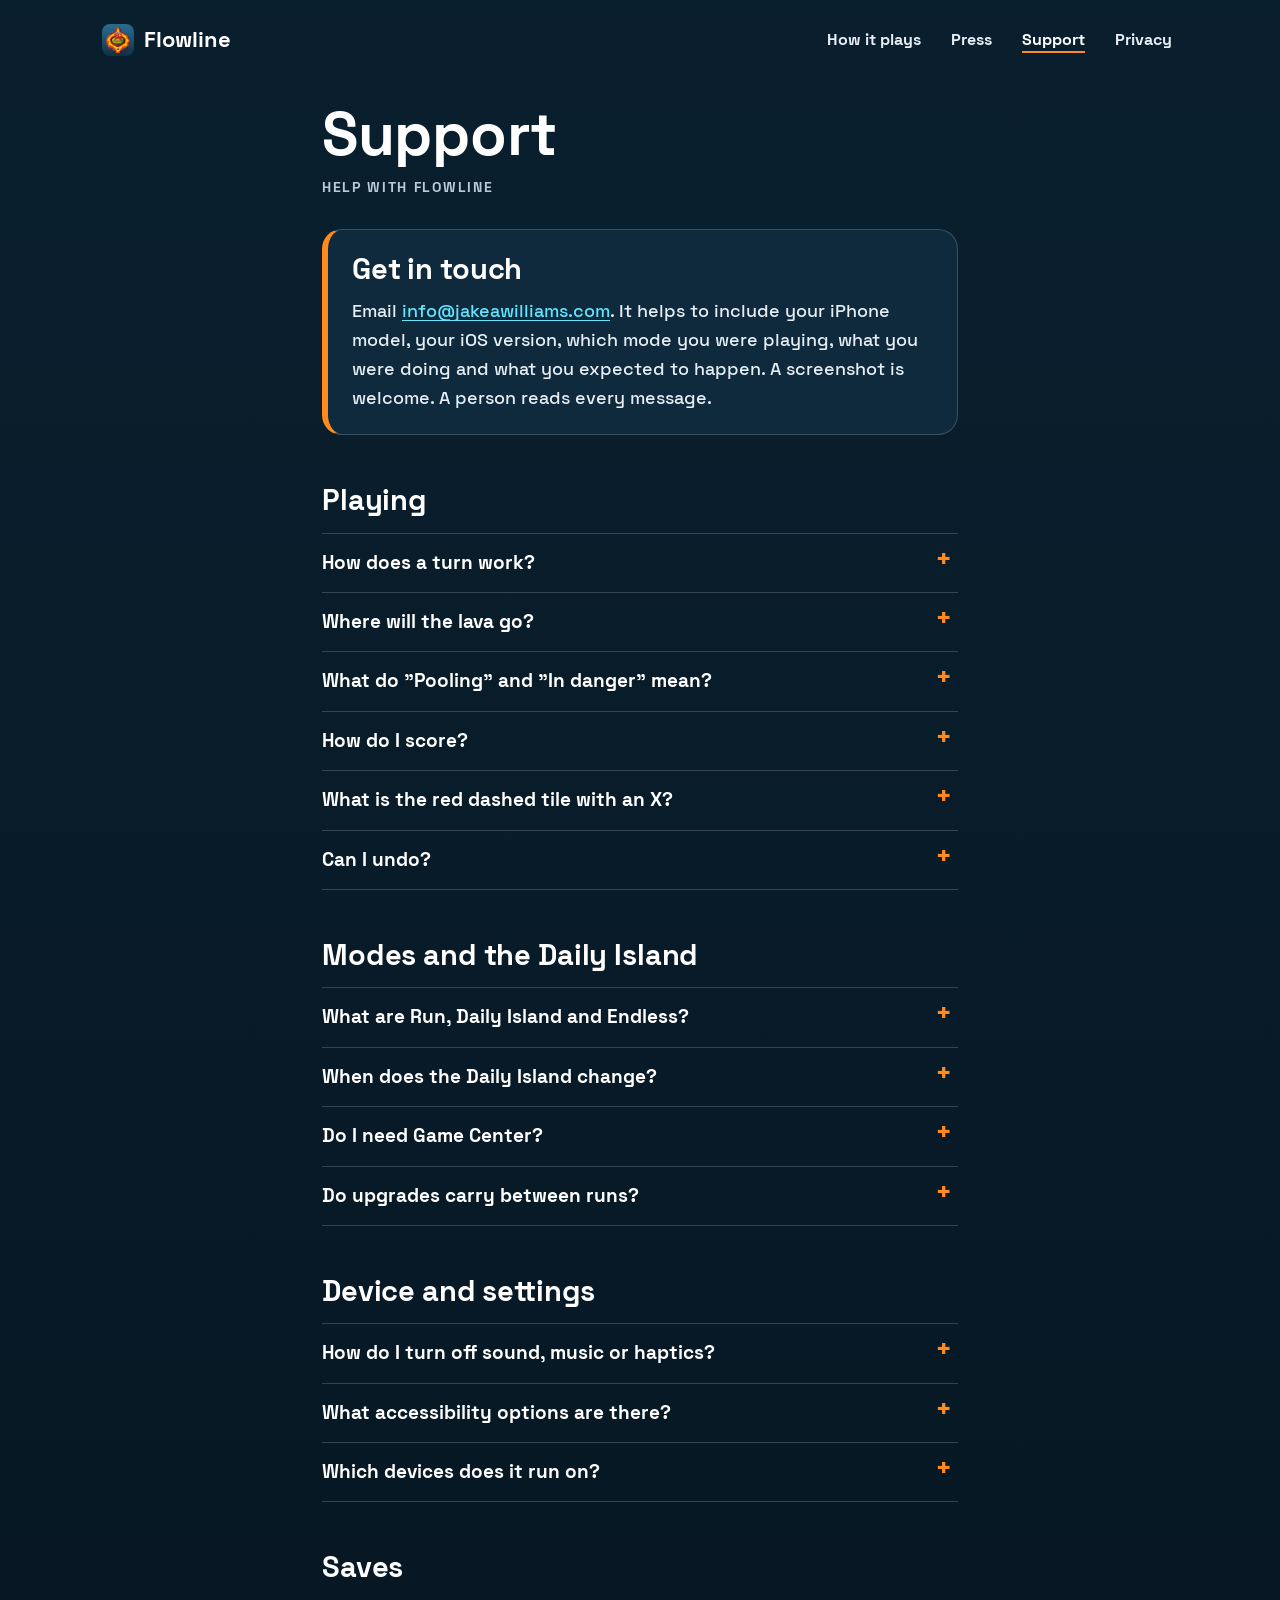
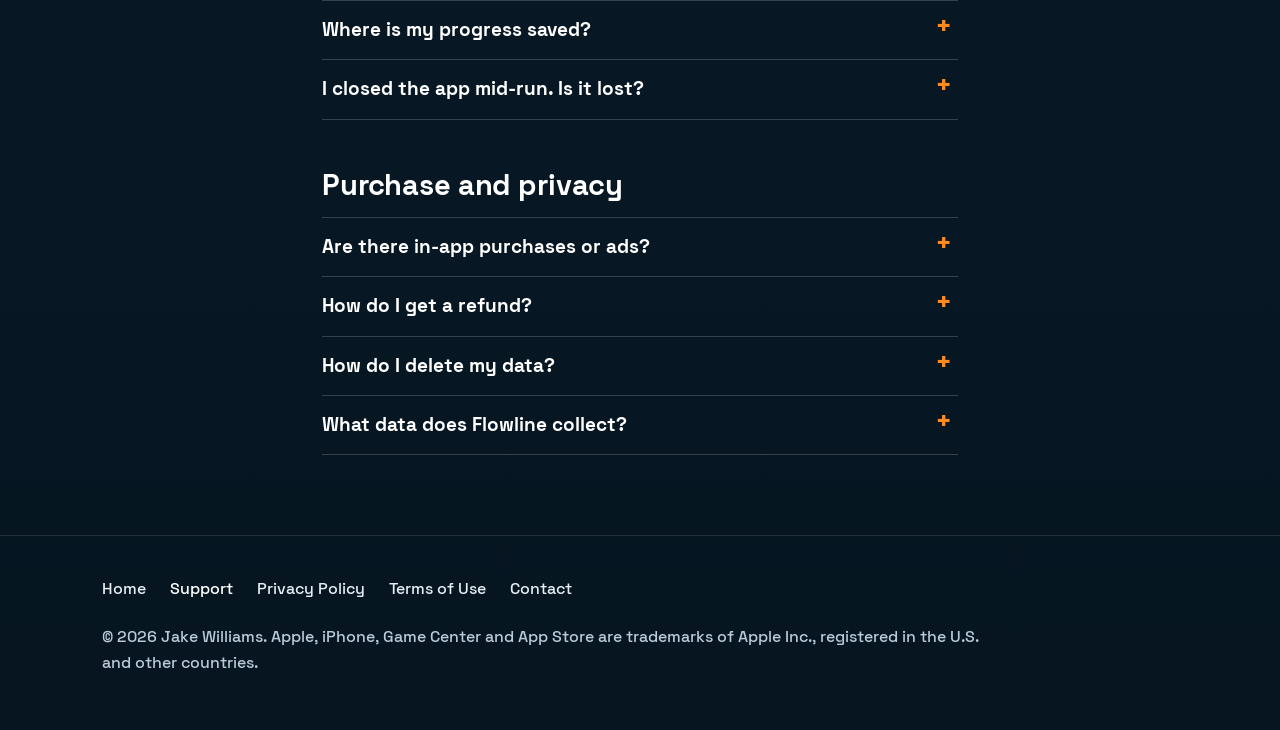
<file: support.html>
<!DOCTYPE html>
<html lang="en">
<head>
<meta charset="UTF-8">
<meta name="viewport" content="width=device-width, initial-scale=1">
<title>Flowline Support</title>
<meta name="description" content="Help with Flowline for iPhone: how a turn works, walls, trenches and cooling, the Daily Island, saves, refunds and privacy. Email info@jakeawilliams.com.">
<meta name="color-scheme" content="dark">
<meta name="theme-color" content="#0A1F2E">
<link rel="canonical" href="https://jakeintech.github.io/flowline-site/support.html">
<link rel="icon" type="image/png" href="assets/img/favicon.png">
<link rel="apple-touch-icon" href="assets/img/apple-touch-icon.png">
<meta property="og:type" content="website">
<meta property="og:site_name" content="Flowline">
<meta property="og:title" content="Flowline Support">
<meta property="og:description" content="Help with Flowline for iPhone. A person reads every message.">
<meta property="og:url" content="https://jakeintech.github.io/flowline-site/support.html">
<meta property="og:image" content="https://jakeintech.github.io/flowline-site/assets/img/og.png">
<meta name="twitter:card" content="summary_large_image">
<link rel="preload" href="assets/fonts/SpaceGrotesk-Bold.ttf" as="font" type="font/ttf" crossorigin>
<link rel="preload" href="assets/fonts/SpaceGrotesk-Medium.ttf" as="font" type="font/ttf" crossorigin>
<link rel="stylesheet" href="assets/site.css">
</head>
<body>
<a class="skip" href="#main">Skip to content</a>
<header class="wrap site-head">
  <a class="brand" href="./" aria-label="Flowline home">
    <img src="assets/img/icon-192.png" alt="" width="32" height="32">
    Flowline
  </a>
  <nav class="site-nav" aria-label="Site">
    <a href="./#how">How it plays</a>
    <a href="press.html">Press</a>
    <a href="support.html" aria-current="page">Support</a>
    <a href="privacy-policy.html">Privacy</a>
  </nav>
</header>
<main id="main" class="doc">
<h1>Support</h1>
<p class="updated">Help with Flowline</p>
<div class="contact-card">
<h2>Get in touch</h2>
<p>Email <a href="mailto:info@jakeawilliams.com">info@jakeawilliams.com</a>. It helps to include your iPhone model, your iOS version, which mode you were playing, what you were doing and what you expected to happen. A screenshot is welcome. A person reads every message.</p>
</div>

<h2 id="playing">Playing</h2>
<div class="faq">
<details><summary>How does a turn work?</summary><p>You get 2 actions a turn. Tap land to build a wall (1). Tap your wall again to dig it into a trench (1 in all). Tap lava to cool it into rock (2). Tap new black coast to found a house (1). The turn ends on its own shortly after your last action, or earlier with Pass turn. Then the lava moves one tile per front.</p></details>
<details><summary>Where will the lava go?</summary><p>Follow the dashed cyan arrows: each lava front moves into its lowest neighbour that is no higher than itself. A wall adds two levels of height, a trench takes one away. The arrows update the moment you build, so you can see the new path before the turn ends.</p></details>
<details><summary>What do "Pooling" and "In danger" mean?</summary><p>"Pooling" means a front has nowhere lower to go, so its tile rises instead; after two turns it cracks the walls next to it, after three it sets into rock. "In danger" (with a red ring) means a front will enter a village next turn unless you change its path.</p></details>
<details><summary>How do I score?</summary><p>Safe villages grow each turn: a house (50) becomes a hamlet (100) after two turns and a town (200) after four. Every tile of new land is worth 10. Lava that reaches the sea makes new land you can settle, so steering it to the coast is how you expand.</p></details>
<details><summary>What is the red dashed tile with an X?</summary><p>A lava bomb will land there next turn and start a new front. It aims for the cell next to your most valuable village. A wall on that tile is destroyed when the bomb lands.</p></details>
<details><summary>Can I undo?</summary><p>Yes. Anything you built this turn can be undone by tapping it again, and your actions are refunded. Once the turn ends, the lava has moved and the board stands.</p></details>
</div>

<h2 id="modes">Modes and the Daily Island</h2>
<div class="faq">
<details><summary>What are Run, Daily Island and Endless?</summary><p>A Run is 5 islands, each harder, with an upgrade to pick after each. Daily Island is one island with the same layout for everyone that day, with a Game Center leaderboard. Endless keeps going until an island is lost.</p></details>
<details><summary>When does the Daily Island change?</summary><p>At midnight UTC. The leaderboard resets at the same time, so everyone plays the same island for the same 24 hours.</p></details>
<details><summary>Do I need Game Center?</summary><p>No. Every mode plays the same without it. Signing in to Game Center (Settings &gt; Game Center on your iPhone) only adds the Daily Island leaderboard.</p></details>
<details><summary>Do upgrades carry between runs?</summary><p>No. Upgrades last for the rest of the run you picked them in. Each new run starts fresh.</p></details>
</div>

<h2 id="device">Device and settings</h2>
<div class="faq">
<details><summary>How do I turn off sound, music or haptics?</summary><p>Tap the gear on the title screen. Sound effects, music and haptics each have a switch.</p></details>
<details><summary>What accessibility options are there?</summary><p>Flowline follows the system Reduce Motion setting and also has its own switch under the gear on the title screen; it removes camera shake and slow motion and shortens animations. The HUD supports Dynamic Type. Colour is never the only signal: preview arrows have arrowheads, danger has a ring and a word, and bombs have an X.</p></details>
<details><summary>Which devices does it run on?</summary><p>iPhone with iOS 18 or later. The game plays in portrait, one-handed.</p></details>
</div>

<h2 id="saves">Saves</h2>
<div class="faq">
<details><summary>Where is my progress saved?</summary><p>Only on your iPhone. Flowline has no account and no server, so there is no copy anywhere else, and deleting the app deletes your progress.</p></details>
<details><summary>I closed the app mid-run. Is it lost?</summary><p>No. A run in progress is saved after every turn. Reopen the game and choose Continue run or Continue Endless on the title screen.</p></details>
</div>

<h2 id="purchase">Purchase and privacy</h2>
<div class="faq">
<details><summary>Are there in-app purchases or ads?</summary><p>There are never any ads, and no subscription. Islands 1–3 of every run and the Daily Island are free forever. One purchase, “Full Game + Endless Mode” ($0.99), adds islands 4 and 5 and Endless mode. It is a one-off, it works across your family with Family Sharing, and Restore is on the offer card and in Settings.</p></details>
<details><summary>How do I get a refund?</summary><p>Apple handles all payments and refunds. Request one at <a href="https://reportaproblem.apple.com">reportaproblem.apple.com</a>.</p></details>
<details><summary>How do I delete my data?</summary><p>Delete the game: touch and hold Flowline on the Home Screen, tap Remove App, then Delete App. That removes your runs, scores and settings. We hold no copy, so there is nothing else to delete. The <a href="privacy-policy.html#delete">privacy policy</a> has more.</p></details>
<details><summary>What data does Flowline collect?</summary><p>None. Your progress is saved on your iPhone, and the Daily Island leaderboard runs through Apple's Game Center. The <a href="privacy-policy.html">privacy policy</a> has the detail.</p></details>
</div>
</main>
<footer class="site-foot">
  <div class="wrap">
    <nav aria-label="Footer">
      <a href="./">Home</a>
      <a href="support.html" aria-current="page">Support</a>
      <a href="privacy-policy.html">Privacy Policy</a>
      <a href="terms-of-service.html">Terms of Use</a>
      <a href="mailto:info@jakeawilliams.com">Contact</a>
    </nav>
    <p>&copy; 2026 Jake Williams. Apple, iPhone, Game Center and App Store are trademarks of Apple Inc., registered in the U.S. and other countries.</p>
  </div>
</footer>
</body>
</html>
</file>
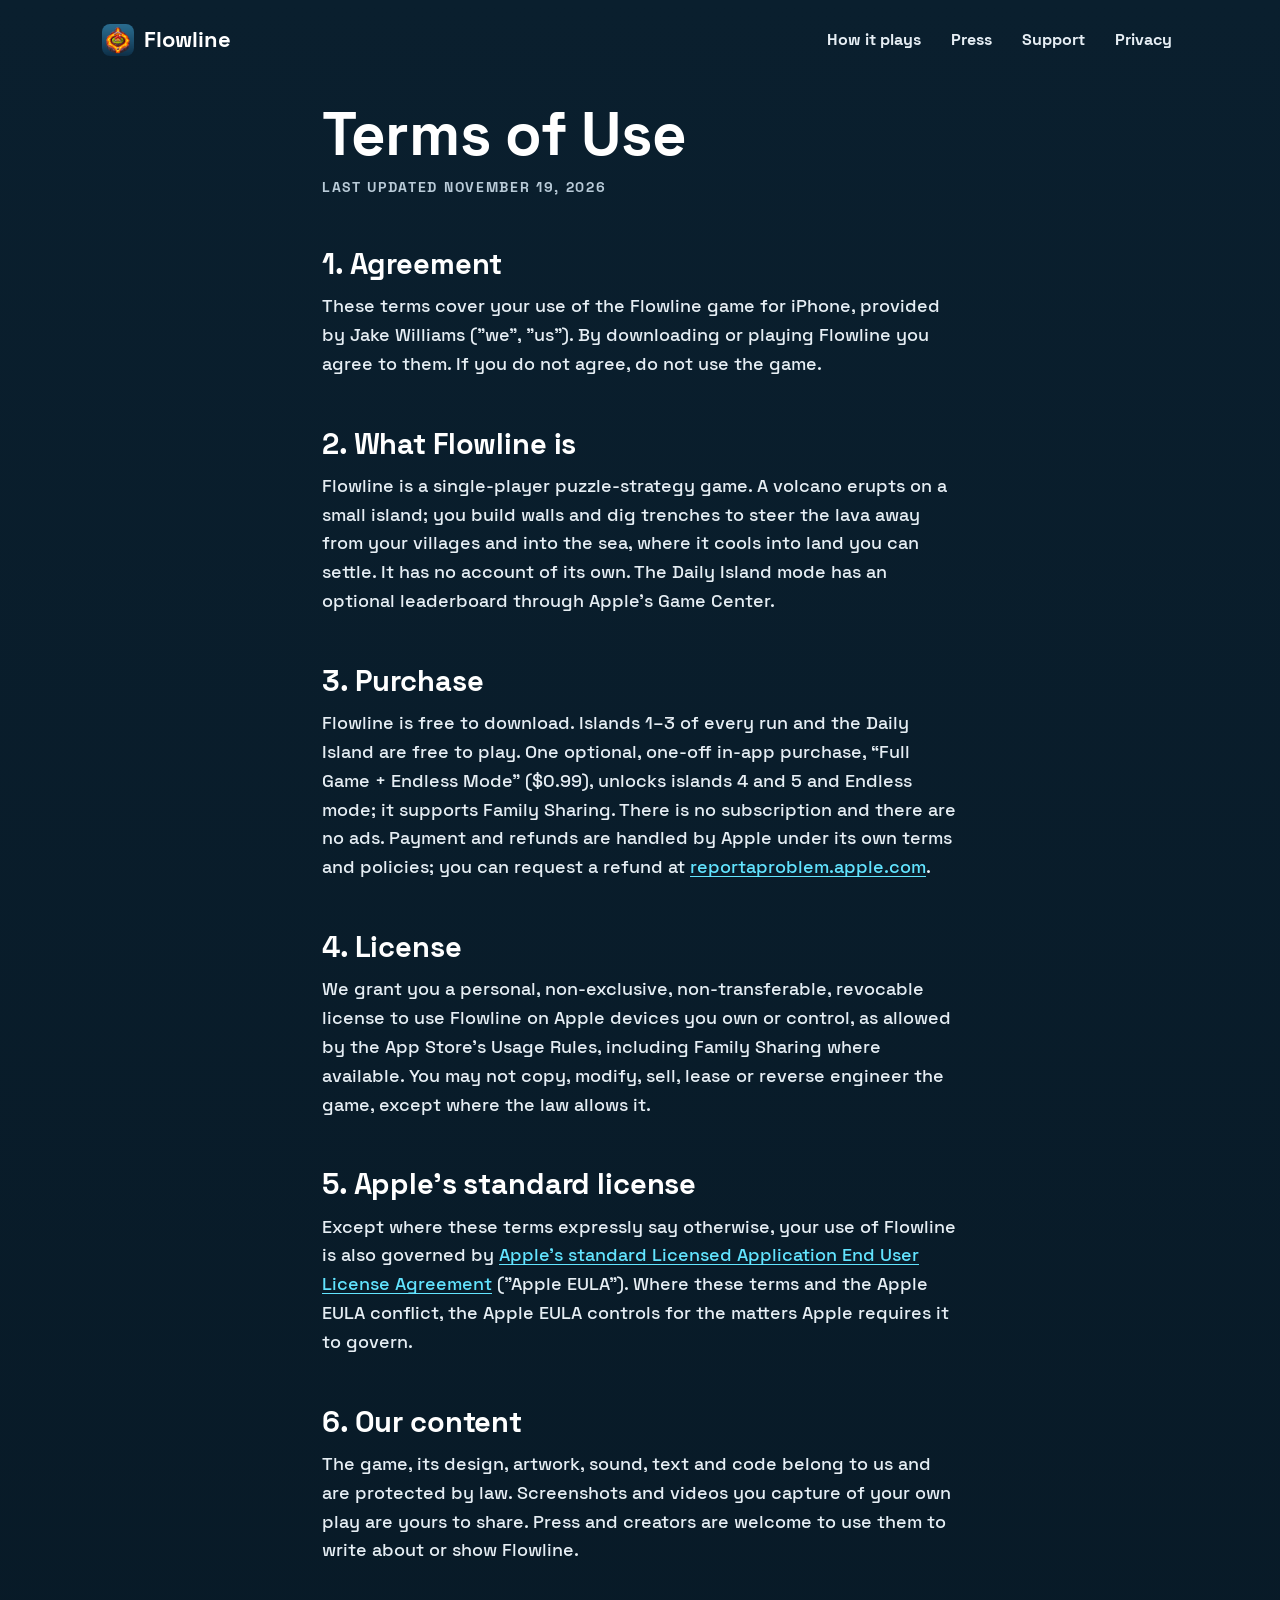
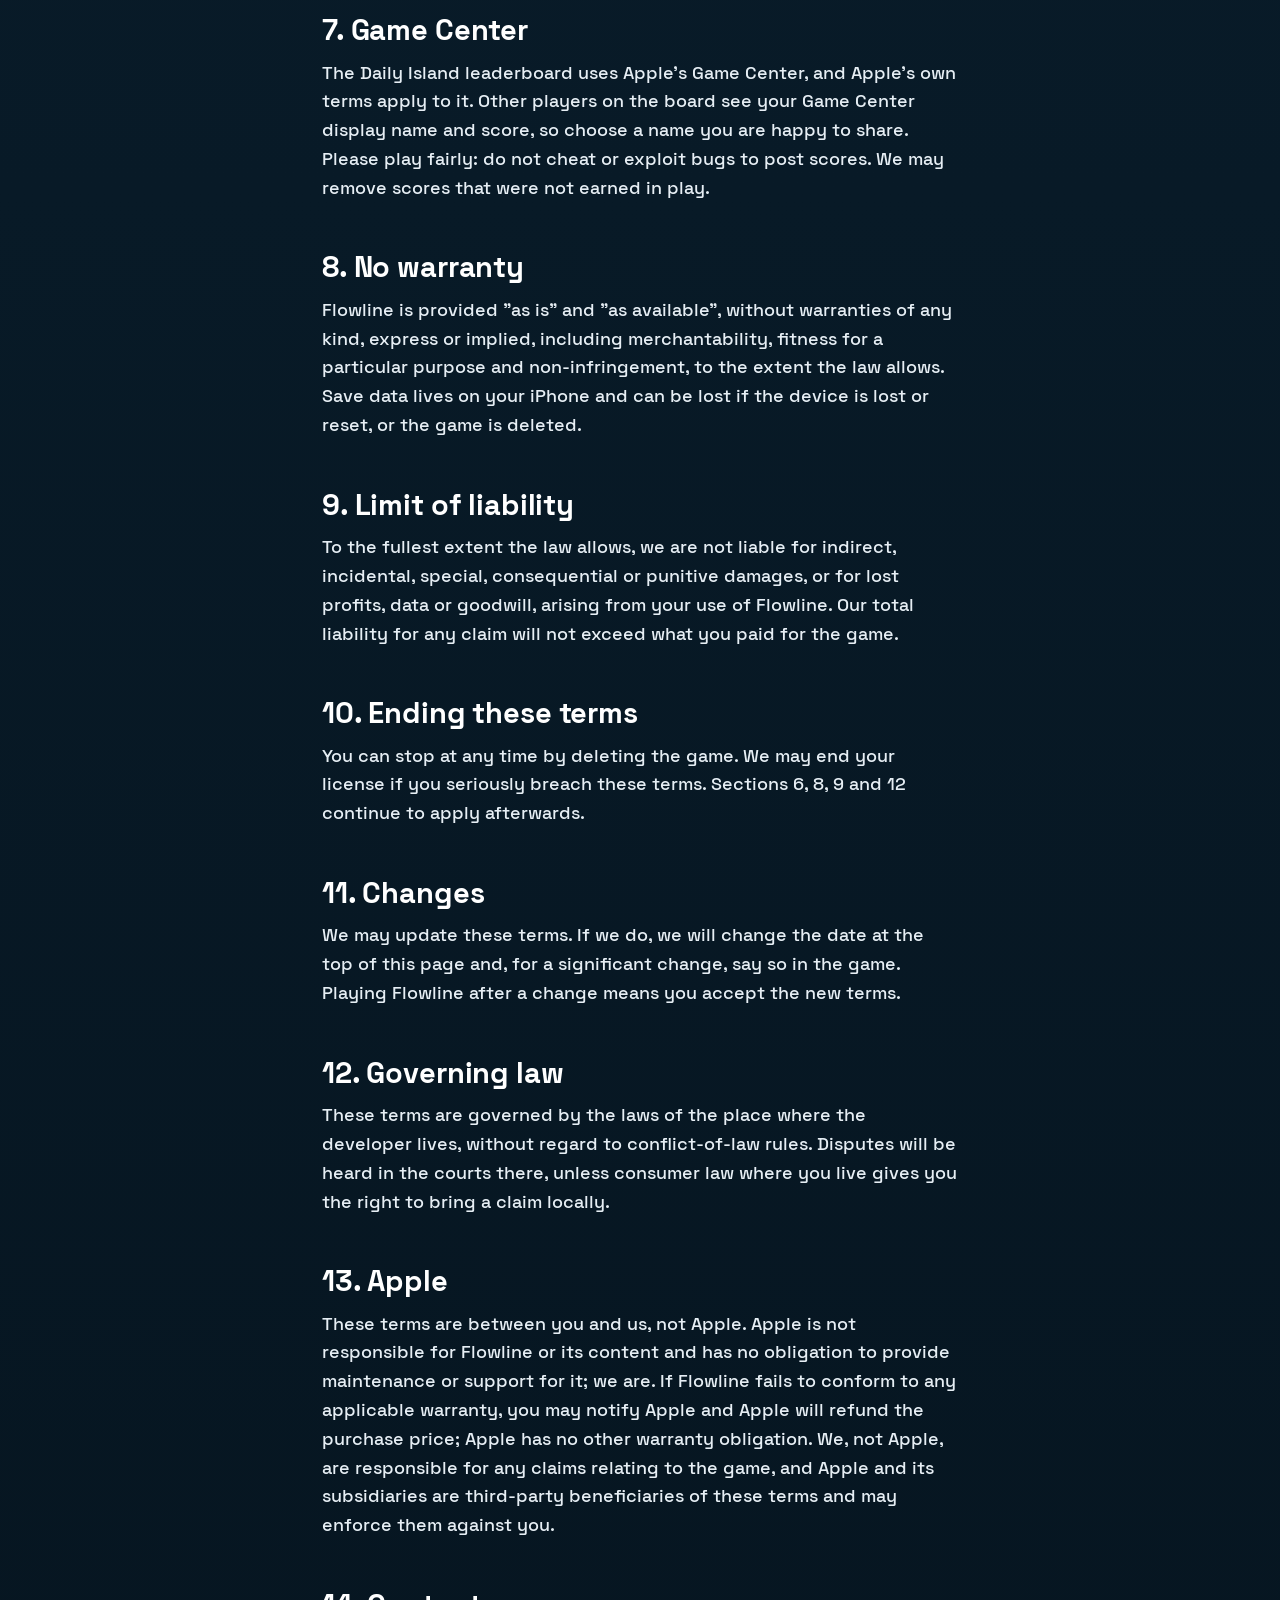
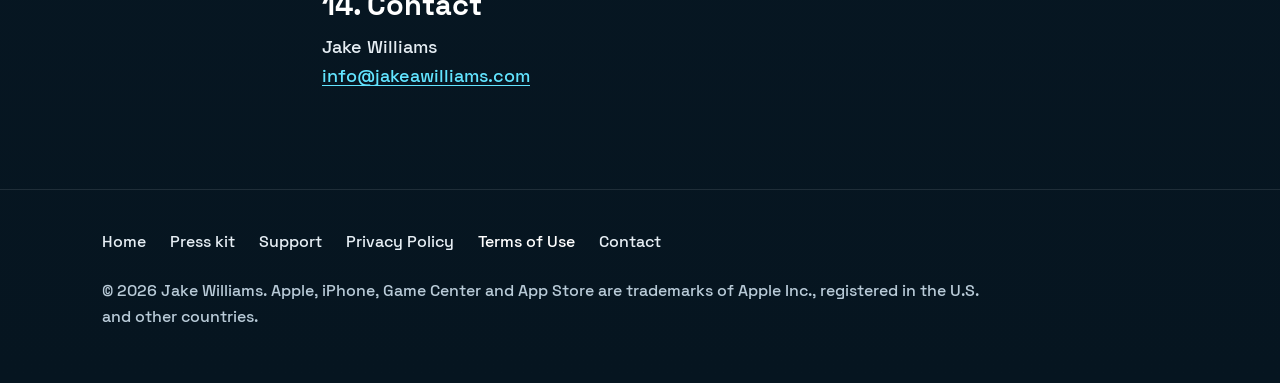
<file: terms-of-service.html>
<!DOCTYPE html>
<html lang="en">
<head>
<meta charset="UTF-8">
<meta name="viewport" content="width=device-width, initial-scale=1">
<title>Flowline Terms of Use</title>
<meta name="description" content="Terms of use for Flowline, a puzzle-strategy game for iPhone by Jake Williams. Free to try, one optional unlock, no ads, no subscription.">
<meta name="color-scheme" content="dark">
<meta name="theme-color" content="#0A1F2E">
<link rel="canonical" href="https://jakeintech.github.io/flowline-site/terms-of-service.html">
<link rel="icon" type="image/png" href="assets/img/favicon.png">
<link rel="apple-touch-icon" href="assets/img/apple-touch-icon.png">
<meta property="og:type" content="website">
<meta property="og:site_name" content="Flowline">
<meta property="og:title" content="Flowline Terms of Use">
<meta property="og:description" content="Terms of use for Flowline, a premium puzzle-strategy game for iPhone.">
<meta property="og:url" content="https://jakeintech.github.io/flowline-site/terms-of-service.html">
<meta property="og:image" content="https://jakeintech.github.io/flowline-site/assets/img/og.png">
<meta name="twitter:card" content="summary_large_image">
<link rel="preload" href="assets/fonts/SpaceGrotesk-Bold.ttf" as="font" type="font/ttf" crossorigin>
<link rel="preload" href="assets/fonts/SpaceGrotesk-Medium.ttf" as="font" type="font/ttf" crossorigin>
<link rel="stylesheet" href="assets/site.css">
</head>
<body>
<a class="skip" href="#main">Skip to content</a>
<header class="wrap site-head">
  <a class="brand" href="./" aria-label="Flowline home">
    <img src="assets/img/icon-192.png" alt="" width="32" height="32">
    Flowline
  </a>
  <nav class="site-nav" aria-label="Site">
    <a href="./#how">How it plays</a>
    <a href="press.html">Press</a>
    <a href="support.html">Support</a>
    <a href="privacy-policy.html">Privacy</a>
  </nav>
</header>
<main id="main" class="doc">
<h1>Terms of Use</h1>
<p class="updated">Last updated November 19, 2026</p>

<h2>1. Agreement</h2>
<p>These terms cover your use of the Flowline game for iPhone, provided by Jake Williams ("we", "us"). By downloading or playing Flowline you agree to them. If you do not agree, do not use the game.</p>

<h2>2. What Flowline is</h2>
<p>Flowline is a single-player puzzle-strategy game. A volcano erupts on a small island; you build walls and dig trenches to steer the lava away from your villages and into the sea, where it cools into land you can settle. It has no account of its own. The Daily Island mode has an optional leaderboard through Apple's Game Center.</p>

<h2>3. Purchase</h2>
<p>Flowline is free to download. Islands 1–3 of every run and the Daily Island are free to play. One optional, one-off in-app purchase, “Full Game + Endless Mode” ($0.99), unlocks islands 4 and 5 and Endless mode; it supports Family Sharing. There is no subscription and there are no ads. Payment and refunds are handled by Apple under its own terms and policies; you can request a refund at <a href="https://reportaproblem.apple.com">reportaproblem.apple.com</a>.</p>

<h2>4. License</h2>
<p>We grant you a personal, non-exclusive, non-transferable, revocable license to use Flowline on Apple devices you own or control, as allowed by the App Store's Usage Rules, including Family Sharing where available. You may not copy, modify, sell, lease or reverse engineer the game, except where the law allows it.</p>

<h2>5. Apple's standard license</h2>
<p>Except where these terms expressly say otherwise, your use of Flowline is also governed by <a href="https://www.apple.com/legal/internet-services/itunes/dev/stdeula/">Apple's standard Licensed Application End User License Agreement</a> ("Apple EULA"). Where these terms and the Apple EULA conflict, the Apple EULA controls for the matters Apple requires it to govern.</p>

<h2>6. Our content</h2>
<p>The game, its design, artwork, sound, text and code belong to us and are protected by law. Screenshots and videos you capture of your own play are yours to share. Press and creators are welcome to use them to write about or show Flowline.</p>

<h2>7. Game Center</h2>
<p>The Daily Island leaderboard uses Apple's Game Center, and Apple's own terms apply to it. Other players on the board see your Game Center display name and score, so choose a name you are happy to share. Please play fairly: do not cheat or exploit bugs to post scores. We may remove scores that were not earned in play.</p>

<h2>8. No warranty</h2>
<p>Flowline is provided "as is" and "as available", without warranties of any kind, express or implied, including merchantability, fitness for a particular purpose and non-infringement, to the extent the law allows. Save data lives on your iPhone and can be lost if the device is lost or reset, or the game is deleted.</p>

<h2>9. Limit of liability</h2>
<p>To the fullest extent the law allows, we are not liable for indirect, incidental, special, consequential or punitive damages, or for lost profits, data or goodwill, arising from your use of Flowline. Our total liability for any claim will not exceed what you paid for the game.</p>

<h2>10. Ending these terms</h2>
<p>You can stop at any time by deleting the game. We may end your license if you seriously breach these terms. Sections 6, 8, 9 and 12 continue to apply afterwards.</p>

<h2>11. Changes</h2>
<p>We may update these terms. If we do, we will change the date at the top of this page and, for a significant change, say so in the game. Playing Flowline after a change means you accept the new terms.</p>

<h2>12. Governing law</h2>
<p>These terms are governed by the laws of the place where the developer lives, without regard to conflict-of-law rules. Disputes will be heard in the courts there, unless consumer law where you live gives you the right to bring a claim locally.</p>

<h2>13. Apple</h2>
<p>These terms are between you and us, not Apple. Apple is not responsible for Flowline or its content and has no obligation to provide maintenance or support for it; we are. If Flowline fails to conform to any applicable warranty, you may notify Apple and Apple will refund the purchase price; Apple has no other warranty obligation. We, not Apple, are responsible for any claims relating to the game, and Apple and its subsidiaries are third-party beneficiaries of these terms and may enforce them against you.</p>

<h2>14. Contact</h2>
<p>Jake Williams<br><a href="mailto:info@jakeawilliams.com">info@jakeawilliams.com</a></p>
</main>
<footer class="site-foot">
  <div class="wrap">
    <nav aria-label="Footer">
      <a href="./">Home</a>
      <a href="press.html">Press kit</a>
      <a href="support.html">Support</a>
      <a href="privacy-policy.html">Privacy Policy</a>
      <a href="terms-of-service.html" aria-current="page">Terms of Use</a>
      <a href="mailto:info@jakeawilliams.com">Contact</a>
    </nav>
    <p>&copy; 2026 Jake Williams. Apple, iPhone, Game Center and App Store are trademarks of Apple Inc., registered in the U.S. and other countries.</p>
  </div>
</footer>
</body>
</html>
</file>
<file: assets/site.css>
/* Flowline site. The game's palette: sea navy #0A1F2E down to #061520, lava #FF8A1F, lava front
   #FFC23A, preview cyan #62E4FF, new-land green #9DF0BF, white text #FFFFFF and secondary #B9CBD8, as in
   the app's Palette.swift. The site is dark in every theme, like the game. Type: Space Grotesk, SIL Open
   Font License, self-hosted (see fonts/OFL-SpaceGrotesk.txt). No third-party requests. */
@font-face { font-family: "Space Grotesk"; src: url("fonts/SpaceGrotesk-Medium.ttf") format("truetype"); font-weight: 500; font-style: normal; font-display: swap; }
@font-face { font-family: "Space Grotesk"; src: url("fonts/SpaceGrotesk-Bold.ttf") format("truetype"); font-weight: 700; font-style: normal; font-display: swap; }

:root {
  /* game palette */
  --night-top: #0A1F2E;
  --night-bottom: #061520;
  --ember: #FF8A1F;
  --teal: #62E4FF;
  --parchment: #FFFFFF;
  --dim: #B9CBD8;

  --bg: #0A1F2E;
  --bg2: #103149;
  --card: #0F2A3D;        /* raised panels: white 14.9:1, dim 9.6:1, lava 7.3:1 */
  --ink: #FFFFFF;         /* headings: 16.3:1 on --bg */
  --ink2: #E6EEF4;        /* body: 13.6:1 */
  --ink3: #B9CBD8;        /* muted: 9.4:1 */
  --line: rgba(255, 255, 255, 0.10);
  --line2: rgba(255, 255, 255, 0.18);
  --link: #62E4FF;        /* preview cyan: 11.3:1 */
  --link-hover: #FFC23A;
  --accent: #FF8A1F;      /* lava: 7.9:1 on --bg */
  --btn-bg: #FF8A1F;
  --btn-ink: #1A0E05;     /* 8.6:1 */
  --btn-hover: #FFA04A;
  --focus: #62E4FF;
  --icon: #62E4FF;
  --icon-bg: rgba(98, 228, 255, 0.12);
  --feature-bg: #16384F;
  --feature-ink: #FFFFFF;
  --feature-ink2: #E6EEF4;
  --feature-link: #FFC23A;
  --glow: rgba(255, 138, 31, 0.22);
  --dot: rgba(255, 255, 255, 0.14);
  --shadow: 0 24px 48px -20px rgba(0, 0, 0, 0.75);
  --art-shadow: 0 30px 60px -18px rgba(0, 0, 0, 0.8), 0 0 0 1px rgba(255, 255, 255, 0.08), 0 0 80px -20px rgba(255, 138, 31, 0.35);

  --sans: "Space Grotesk", -apple-system, BlinkMacSystemFont, "Helvetica Neue", Arial, sans-serif;
  --gutter: 16px;
  --wide: 1140px;
  --text: 700px;
  --radius: 20px;
  color-scheme: dark;
}
* { box-sizing: border-box; }
html { -webkit-text-size-adjust: 100%; background: var(--night-bottom); }
body {
  margin: 0;
  background: linear-gradient(180deg, var(--night-top), var(--night-bottom)) top / 100% 100% no-repeat, var(--night-bottom);
  color: var(--ink2);
  font-family: var(--sans);
  font-size: 18px;
  line-height: 1.6;
  -webkit-font-smoothing: antialiased;
  overflow-wrap: break-word;
}
img, svg { max-width: 100%; height: auto; display: block; }
a { color: var(--link); text-underline-offset: 3px; text-decoration-thickness: 1px; }
a:hover { color: var(--link-hover); }
:focus-visible { outline: 3px solid var(--focus); outline-offset: 3px; border-radius: 6px; }
h1, h2, h3 { color: var(--ink); font-family: var(--sans); font-weight: 700; line-height: 1.1; letter-spacing: -0.005em; text-wrap: balance; margin: 0; }
p { margin: 0 0 1em; text-wrap: pretty; }
strong, b { font-weight: 700; }
.wrap { max-width: var(--wide); margin: 0 auto; padding: 0 var(--gutter); }
.skip { position: absolute; left: -999px; top: 12px; z-index: 10; background: var(--btn-bg); color: var(--btn-ink); padding: 10px 16px; border-radius: 999px; font-weight: 700; text-decoration: none; }
.skip:focus { left: var(--gutter); }
.nb { white-space: nowrap; }
.ember { color: var(--accent); }
.cyan { color: var(--teal); }

.tag {
  font-size: 14px;
  font-weight: 700;
  letter-spacing: 0.14em;
  text-transform: uppercase;
  color: var(--accent);
  margin: 0 0 12px;
}

/* Header */
.site-head { position: relative; z-index: 1; display: flex; flex-wrap: wrap; align-items: center; justify-content: space-between; gap: 4px 12px; padding-top: 14px; padding-bottom: 14px; }
.brand { display: inline-flex; align-items: center; gap: 10px; color: var(--ink); text-decoration: none; font-weight: 700; font-size: 22px; min-height: 44px; }
.brand img { width: 32px; height: 32px; border-radius: 8px; }
.site-nav { display: flex; align-items: center; gap: 2px; font-size: 16px; font-weight: 700; margin-right: -6px; }
.site-nav a { display: inline-flex; align-items: center; min-height: 44px; color: var(--ink2); text-decoration: none; padding: 0 6px; border-radius: 10px; }
.site-nav a:hover { color: var(--ink); background: var(--bg2); }
.site-nav a[aria-current="page"] { color: var(--ink); text-decoration: underline; text-decoration-color: var(--accent); text-decoration-thickness: 2px; text-underline-offset: 6px; }

/* Buttons and the store call to action */
.btn {
  display: inline-flex; align-items: center; justify-content: center; gap: 10px;
  min-height: 52px; padding: 0 24px;
  background: var(--btn-bg); color: var(--btn-ink);
  border-radius: 999px; text-decoration: none;
  font-weight: 700; font-size: 18px;
  transition: background-color 0.15s ease;
}
.btn:hover { background: var(--btn-hover); color: var(--btn-ink); }
.btn svg { width: 20px; height: 20px; flex: none; }
.soon {
  display: inline-flex; align-items: center; gap: 10px; min-height: 52px; padding: 0 22px;
  border: 1.5px solid var(--line2); border-radius: 999px; color: var(--ink); font-weight: 700; font-size: 17px;
  background: var(--card);
}
.soon svg { width: 20px; height: 20px; flex: none; color: var(--accent); }
.fine { font-size: 16px; color: var(--ink3); margin: 16px 0 0; }

/* The night stage, after the store set's background (render.py background()): an ember glow low in the
   middle, and a dot grid that is clear in the middle and stronger toward the edges. Drawn in
   pseudo-elements so a stage can reach up behind the header with --stage-top. */
.stage { position: relative; isolation: isolate; --stage-top: 0px; }
.stage::before, .stage::after { content: ""; position: absolute; inset: var(--stage-top) 0 0; pointer-events: none; }
.stage::before {
  z-index: -2;
  background: radial-gradient(ellipse 60% 45% at 50% 62%, var(--glow), transparent 70%);
}
.stage::after {
  z-index: -1;
  background: radial-gradient(circle, var(--dot) 1.2px, transparent 1.7px) 0 0 / 20px 20px;
  -webkit-mask-image: radial-gradient(ellipse farthest-corner at 50% 50%, transparent 30%, rgba(0, 0, 0, 0.15) 50%, rgba(0, 0, 0, 0.5) 72%, #000 90%);
  mask-image: radial-gradient(ellipse farthest-corner at 50% 50%, transparent 30%, rgba(0, 0, 0, 0.15) 50%, rgba(0, 0, 0, 0.5) 72%, #000 90%);
}

/* Hero */
.hero { padding: 16px 0 64px; }
.hero.stage { --stage-top: -140px; }
.hero-grid { display: grid; gap: 36px; align-items: center; }
.hero-icon { width: 76px; height: 76px; border-radius: 18px; margin-bottom: 22px; box-shadow: 0 14px 30px -12px rgba(0, 0, 0, 0.8), 0 0 0 1px var(--line); }
.hero h1 { font-size: clamp(40px, 10vw, 68px); line-height: 1.02; }
.hero h1 .line { display: block; }
.hero h1 .line + .line { color: var(--accent); }
.hero .lede { font-size: clamp(19px, 2.3vw, 22px); color: var(--ink2); max-width: 31em; margin: 20px 0 28px; }
.hero-cta { display: flex; flex-wrap: wrap; align-items: center; gap: 12px 20px; }
.hero-cta > a:not(.btn) { display: inline-flex; align-items: center; min-height: 44px; font-weight: 700; }
.art { margin: 0; }
.art img { width: 100%; border-radius: 14px; box-shadow: var(--art-shadow); }
.art figcaption { font-size: 15px; color: var(--ink3); margin-top: 16px; }

/* Sections */
.section { padding: 72px 0; border-top: 1px solid var(--line); }
.section h2 { font-size: clamp(32px, 5.6vw, 50px); line-height: 1.06; max-width: 18em; }
.section h2 .accent { color: var(--accent); }
.section .intro { max-width: 36em; margin: 16px 0 0; font-size: 19px; }
.section .note { max-width: 40em; margin: 14px 0 0; font-size: 16px; color: var(--ink3); }

/* Line icons */
.ico { display: inline-grid; place-items: center; width: 52px; height: 52px; border-radius: 15px; background: var(--icon-bg); color: var(--icon); flex: none; }
.ico svg { width: 30px; height: 30px; }
.ico.warm { background: rgba(255, 138, 31, 0.14); color: var(--accent); }

/* How it plays */
.steps { list-style: none; margin: 36px 0 0; padding: 0; display: grid; gap: 16px; }
.steps li { background: var(--card); border: 1px solid var(--line); border-radius: var(--radius); padding: 24px; }
.steps .ico { margin-bottom: 16px; }
.steps .n { font-size: 14px; font-weight: 700; letter-spacing: 0.14em; text-transform: uppercase; color: var(--accent); display: block; margin-bottom: 4px; }
.steps h3 { font-size: 27px; margin-bottom: 8px; }
.steps p { margin: 0; }

/* Screenshots: the App Store set, each already framed with its headline */
.shots { display: grid; grid-template-columns: 1fr; gap: 20px; margin: 32px 0 0; padding: 0; list-style: none; }
.shots img { width: 100%; border-radius: 14px; box-shadow: var(--shadow); }

/* Feature grid */
.grid { display: grid; grid-template-columns: 1fr; gap: 1px; background: var(--line); border: 1px solid var(--line); border-radius: var(--radius); overflow: hidden; margin-top: 36px; }
.grid > div { background: var(--card); padding: 24px; }
.grid .ico { margin-bottom: 14px; }
.grid h3 { font-weight: 700; font-size: 21px; margin-bottom: 6px; }
.grid p { font-size: 17px; margin: 0; color: var(--ink3); }

/* Four survivors */
.crew { list-style: none; margin: 36px 0 0; padding: 0; display: grid; gap: 12px; }
.crew li { display: flex; gap: 16px; align-items: flex-start; background: var(--card); border: 1px solid var(--line); border-radius: 18px; padding: 20px; }
.crew b { display: block; color: var(--ink); font-size: 21px; font-weight: 700; line-height: 1.2; margin: 2px 0 4px; }
.crew span { display: block; font-size: 17px; color: var(--ink3); line-height: 1.5; }
.crew .unlock { margin-top: 8px; font-size: 15px; color: var(--ink3); }

/* Ways to play */
.modes { list-style: none; margin: 36px 0 0; padding: 0; display: grid; gap: 14px; }
.modes li { border-radius: var(--radius); padding: 24px; background: var(--card); border: 1px solid var(--line); }
.modes h3 { font-size: 27px; margin-bottom: 6px; }
.modes p { margin: 0; }
.modes .lead { background: var(--feature-bg); border-color: rgba(255, 138, 31, 0.35); color: var(--feature-ink2); }
.modes .lead h3 { color: var(--feature-ink); }
.modes .lead a { color: var(--feature-link); }

/* Comfort and privacy */
.split { display: grid; gap: 16px; margin-top: 36px; }
.panel { background: var(--card); border: 1px solid var(--line); border-radius: var(--radius); padding: 26px; }
.panel h3 { font-size: 27px; margin-bottom: 10px; }
.panel ul { margin: 0; padding: 0; list-style: none; }
.panel li { padding: 10px 0 10px 24px; border-top: 1px solid var(--line); position: relative; }
.panel li::before { content: ""; position: absolute; left: 2px; top: 21px; width: 9px; height: 9px; border-radius: 50%; background: var(--icon); }
.panel.privacy { background: var(--feature-bg); border-color: rgba(98, 228, 255, 0.3); color: var(--feature-ink2); }
.panel.privacy h3 { color: var(--feature-ink); }
.panel.privacy a { color: var(--feature-link); }
.panel.privacy .label { display: inline-block; margin-bottom: 14px; padding: 6px 12px; border-radius: 999px; background: rgba(98, 228, 255, 0.14); color: var(--feature-ink); font-weight: 700; font-size: 15px; }
.panel.privacy p:last-child { margin-bottom: 0; }
.panel.privacy ul { margin: 0 0 18px; }
.panel.privacy li::before { background: var(--accent); }

/* Closing */
.closing { padding: 88px 0; text-align: center; border-top: 1px solid var(--line); }
.closing img { width: 88px; height: 88px; border-radius: 21px; margin: 0 auto 22px; box-shadow: 0 14px 30px -12px rgba(0, 0, 0, 0.8), 0 0 60px -10px rgba(98, 228, 255, 0.45); }
.closing h2 { font-size: clamp(34px, 6.4vw, 58px); line-height: 1.06; margin-bottom: 14px; }
.closing p { max-width: 30em; margin: 0 auto 26px; }
.closing .hero-cta { justify-content: center; }

/* Footer */
.site-foot { border-top: 1px solid var(--line); padding: 30px 0 48px; font-size: 16px; color: var(--ink3); }
.site-foot nav { display: flex; flex-wrap: wrap; gap: 0 4px; margin: 0 0 14px -10px; }
.site-foot nav a { display: inline-flex; align-items: center; min-height: 44px; color: var(--ink2); text-decoration: none; padding: 0 10px; border-radius: 10px; }
.site-foot nav a:hover { color: var(--ink); background: var(--bg2); }
.site-foot nav a[aria-current="page"] { color: var(--ink); }
.site-foot p { margin: 0 0 6px; max-width: 56em; }

/* FAQ */
.faq { max-width: var(--text); margin-top: 16px; }
.faq details { border-top: 1px solid var(--line2); }
.faq details:last-child { border-bottom: 1px solid var(--line2); }
.faq summary { cursor: pointer; list-style: none; padding: 14px 40px 14px 0; min-height: 44px; position: relative; color: var(--ink); font-weight: 700; font-size: 19px; }
.faq summary::-webkit-details-marker { display: none; }
.faq summary::after { content: "+"; position: absolute; right: 6px; top: 8px; font-weight: 700; font-size: 28px; line-height: 1.2; color: var(--accent); }
.faq details[open] summary::after { content: "\2013"; }
.faq details p { margin: 0 0 18px; max-width: 36em; }

/* Text pages: privacy, terms, support, press */
.doc { max-width: var(--text); margin: 0 auto; padding: 24px var(--gutter) 80px; }
.doc.wide { max-width: var(--wide); }
.doc h1 { font-size: clamp(40px, 7.4vw, 60px); line-height: 1.04; margin-bottom: 10px; }
.doc .updated { font-size: 14px; font-weight: 700; letter-spacing: 0.12em; text-transform: uppercase; color: var(--ink3); margin-bottom: 30px; }
.doc h2 { font-size: 29px; line-height: 1.15; margin: 48px 0 12px; }
.doc h3 { font-weight: 700; font-size: 19px; margin: 26px 0 8px; }
.doc ul, .doc ol { padding-left: 20px; margin: 0 0 1em; }
.doc li { margin-bottom: 6px; }
.doc strong { color: var(--ink); }
.doc .lede { font-size: 20px; max-width: 34em; }
.measure { max-width: var(--text); }
.summary { background: var(--card); border: 1px solid var(--line2); border-radius: var(--radius); padding: 22px 24px; margin: 0 0 12px; }
.summary p:last-child, .summary ul:last-child { margin-bottom: 0; }
.table-wrap { overflow-x: auto; margin: 0 0 1em; border: 1px solid var(--line2); border-radius: 14px; }
table { border-collapse: collapse; width: 100%; min-width: 520px; font-size: 16px; }
th, td { text-align: left; vertical-align: top; padding: 12px 14px; border-bottom: 1px solid var(--line); }
tr:last-child td { border-bottom: 0; }
th { font-size: 13px; font-weight: 700; letter-spacing: 0.12em; text-transform: uppercase; color: var(--ink3); background: var(--bg2); }
td:first-child { color: var(--ink); }
@media (max-width: 559px) {
  /* stack the table on phones so no column hides behind a sideways scroll */
  .table-wrap { overflow: visible; }
  table { min-width: 0; }
  thead { position: absolute; width: 1px; height: 1px; overflow: hidden; clip-path: inset(50%); }
  table, tbody, tr, td { display: block; }
  tr { border-bottom: 1px solid var(--line2); padding: 6px 0; }
  tr:last-child { border-bottom: 0; }
  td { border-bottom: 0; padding: 6px 16px; }
  td[data-label]::before { content: attr(data-label); display: block; font-size: 13px; font-weight: 700; letter-spacing: 0.12em; text-transform: uppercase; color: var(--ink3); }
  td:first-child { font-weight: 700; }
  td:first-child::before { display: none; }
}
.contact-card { background: var(--card); border: 1.5px solid var(--line2); border-left: 6px solid var(--ember); border-radius: var(--radius); padding: 22px 24px; margin: 0 0 20px; }
.contact-card h2 { margin-top: 0; }
.contact-card p:last-child { margin-bottom: 0; }

/* Press kit */
.press-top { padding: 8px 0 40px; }
.press-top.stage { --stage-top: -140px; }
.press-top .doc { padding-bottom: 0; }
.press-intro { display: grid; gap: 28px; align-items: center; }
.press-intro .lede { margin-bottom: 0; }
.key-art { margin: 0; }
.key-art img { border-radius: 12px; box-shadow: var(--art-shadow); }
.key-art figcaption { font-size: 15px; color: var(--ink3); margin-top: 14px; }
.key-art figcaption a { font-weight: 700; }
.facts { display: grid; grid-template-columns: 1fr; margin: 0; background: var(--card); border: 1px solid var(--line2); border-radius: var(--radius); overflow: hidden; }
.facts > div { padding: 14px 20px; border-top: 1px solid var(--line); }
.facts > div:first-child { border-top: 0; }
.facts dt { font-size: 13px; font-weight: 700; letter-spacing: 0.12em; text-transform: uppercase; color: var(--ink3); }
.facts dd { margin: 2px 0 0; color: var(--ink); }
.copy { background: var(--card); border: 1px solid var(--line); border-radius: var(--radius); padding: 22px 24px; }
.copy h3:first-child { margin-top: 0; }
.copy p:last-child, .copy ul:last-child { margin-bottom: 0; }
.downloads { list-style: none; margin: 20px 0 0; padding: 0; display: grid; gap: 16px; }
.downloads > li { background: var(--card); border: 1px solid var(--line); border-radius: var(--radius); padding: 18px; display: flex; flex-direction: column; gap: 12px; }
.downloads img { border-radius: 12px; box-shadow: 0 0 0 1px var(--line); }
.downloads .icon { width: 112px; height: 112px; border-radius: 26px; }
.downloads b { display: block; color: var(--ink); font-size: 19px; }
.downloads .files { display: flex; flex-wrap: wrap; gap: 0 14px; margin: 0; padding: 0; list-style: none; font-size: 16px; }
.downloads .files a { display: inline-flex; align-items: center; min-height: 44px; font-weight: 700; }
.swatches { list-style: none; margin: 16px 0 0; padding: 0; display: grid; grid-template-columns: repeat(2, 1fr); gap: 10px; }
.swatches li { display: flex; align-items: center; gap: 12px; font-size: 16px; }
.swatches i { width: 40px; height: 40px; border-radius: 12px; flex: none; box-shadow: inset 0 0 0 1px rgba(255, 255, 255, 0.25); }
.swatches b { display: block; color: var(--ink); }
.swatches span { color: var(--ink3); font-variant-numeric: tabular-nums; }
.doc .downloads, .doc .swatches, .doc .files { padding-left: 0; }
.doc .downloads li, .doc .swatches li { margin-bottom: 0; }
.callout { background: var(--feature-bg); color: var(--feature-ink2); border-radius: var(--radius); padding: 22px 24px; }
.callout h3 { color: var(--feature-ink); font-weight: 700; font-size: 24px; margin: 0 0 8px; }
.callout p:last-child { margin-bottom: 0; }

@media (min-width: 560px) {
  .crew { grid-template-columns: 1fr 1fr; }
  .downloads { grid-template-columns: 1fr 1fr; }
  .swatches { grid-template-columns: repeat(3, 1fr); }
}
@media (min-width: 720px) {
  :root { --gutter: 32px; }
  .stage::after { background-size: 24px 24px; background-image: radial-gradient(circle, var(--dot) 1.5px, transparent 2px); }
  .press-top { padding: 16px 0 56px; }
  .site-head { padding-top: 18px; padding-bottom: 18px; }
  .site-nav { gap: 6px; }
  .site-nav a { padding: 0 12px; }
  .hero { padding: 32px 0 80px; }
  .steps { grid-template-columns: repeat(3, 1fr); }
  .shots { grid-template-columns: 1fr 1fr; gap: 24px; }
  .shots > li:first-child { grid-column: span 2; }
  .grid { grid-template-columns: repeat(2, 1fr); }
  .modes { grid-template-columns: repeat(2, 1fr); }
  .modes .lead { grid-column: span 2; }
  .split { grid-template-columns: 1fr 1fr; }
  .section { padding: 104px 0; }
  .facts { grid-template-columns: 1fr 1fr; }
  .facts > div:nth-child(2) { border-top: 0; }
  .facts > div:nth-child(odd) { border-right: 1px solid var(--line); }
}
@media (min-width: 960px) {
  .hero-grid { grid-template-columns: minmax(0, 1.1fr) minmax(0, 1fr); gap: 56px; }
  .hero h1 { font-size: min(60px, 5vw); }
  .grid { grid-template-columns: repeat(3, 1fr); }
  .modes { grid-template-columns: 1.4fr 1fr 1fr; }
  .modes .lead { grid-column: auto; }
  .downloads { grid-template-columns: repeat(3, 1fr); }
  .downloads.art-list { grid-template-columns: 1.6fr 1fr; }
  .press-intro { grid-template-columns: minmax(0, 1fr) minmax(0, 1.1fr); gap: 56px; }
}
@media (prefers-reduced-motion: no-preference) {
  html { scroll-behavior: smooth; }
}
@media (prefers-reduced-motion: reduce) {
  .btn { transition: none; }
}
</file>
